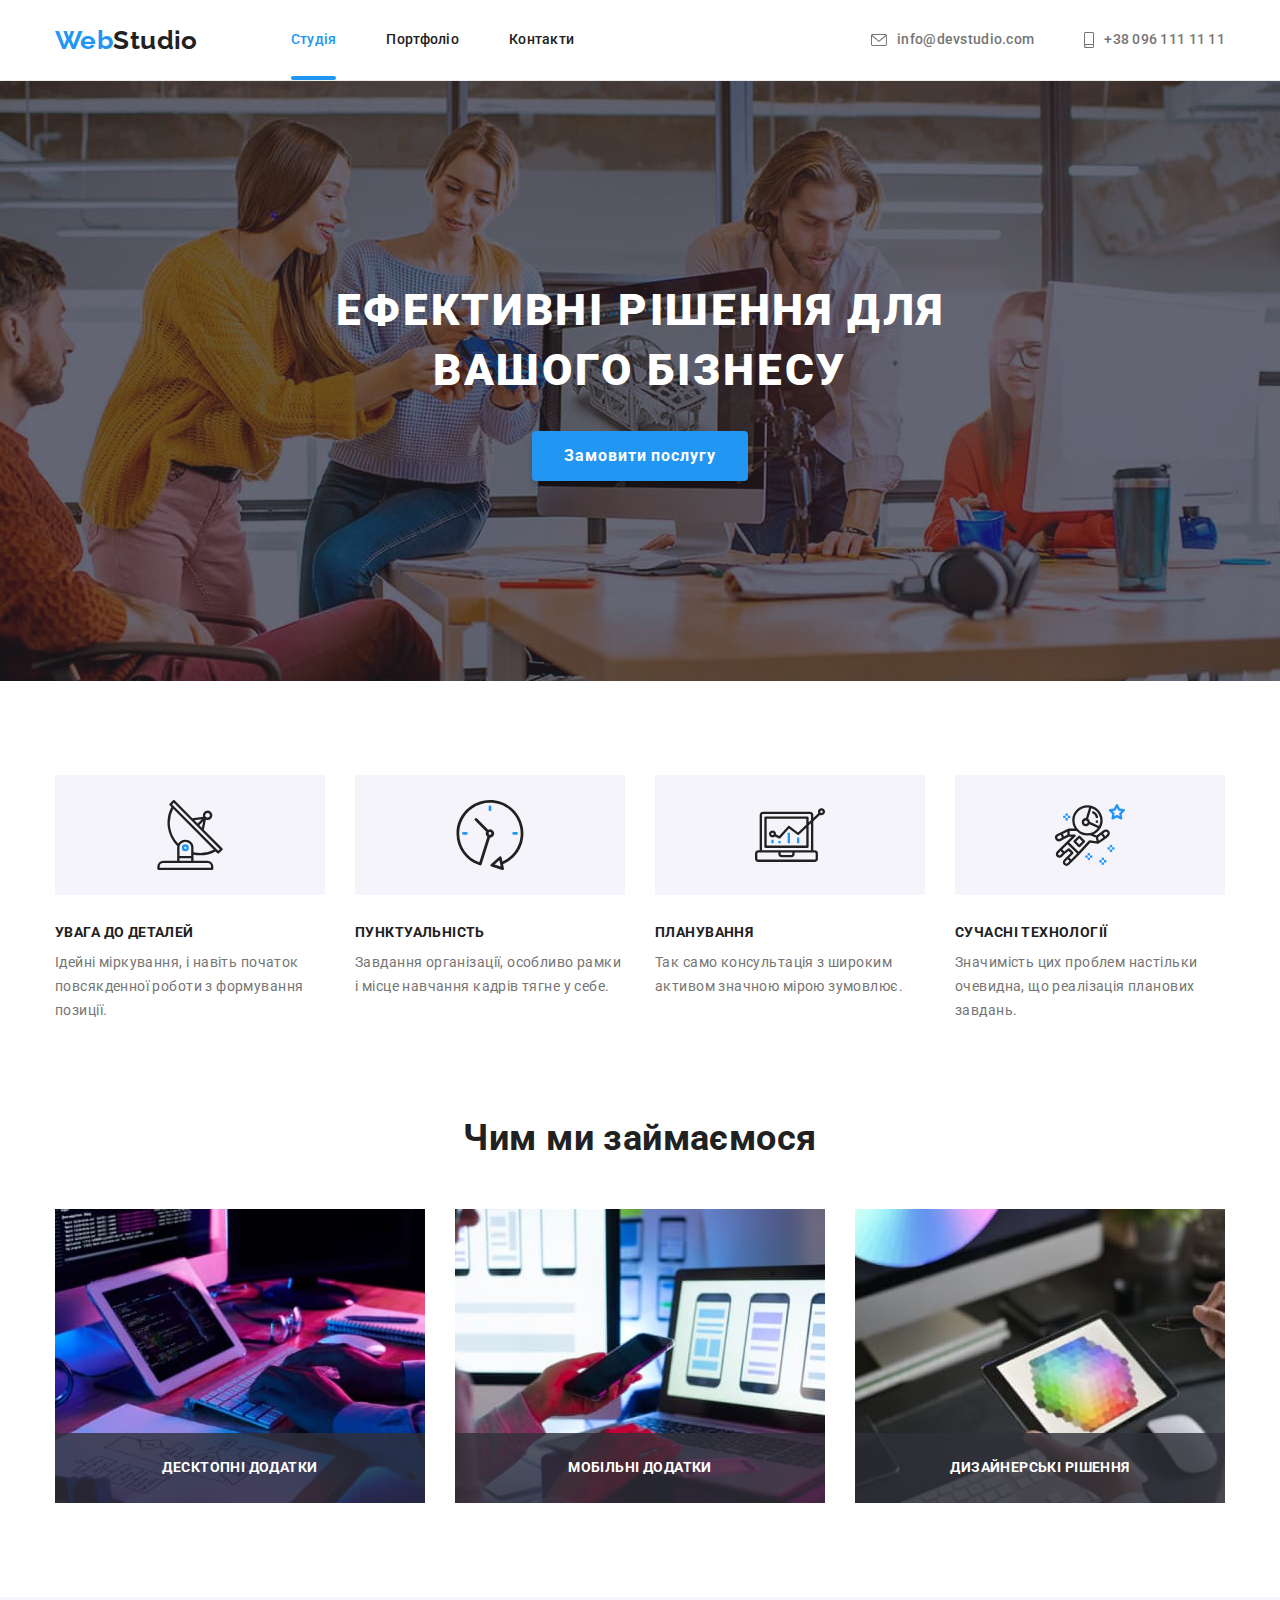
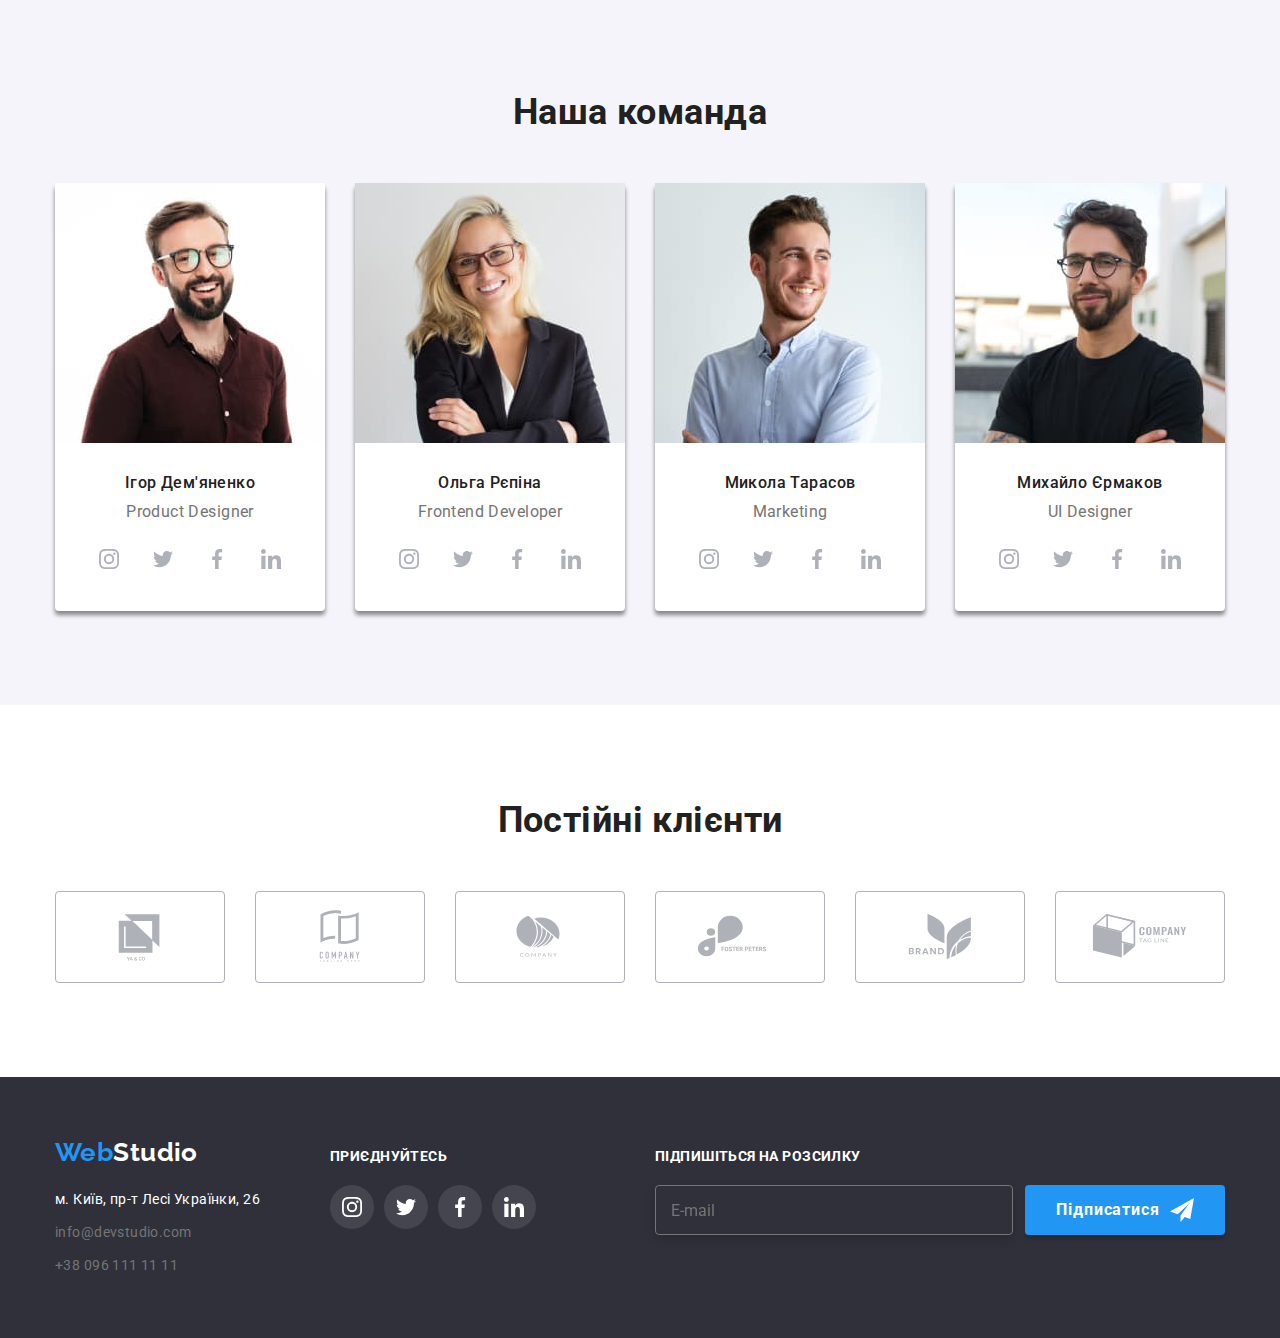
<file: index.html>
<!DOCTYPE html>
<html lang="uk">
 <head>
  <meta charset="UTF-8" />
  <meta http-equiv="X-UA-Compatible" content="IE=edge" />
  <meta name="viewport" content="width=device-width, initial-scale=1.0" />
  <title>Web Studio</title>

  <link rel="preconnect" href="https://fonts.googleapis.com" />
  <link rel="preconnect" href="https://fonts.gstatic.com" crossorigin />
  <link
   href="https://fonts.googleapis.com/css2?family=Raleway:wght@700&family=Roboto:wght@400;500;700;900&display=swap"
   rel="stylesheet"
  />
  <link
   rel="stylesheet"
   href="https://cdnjs.cloudflare.com/ajax/libs/modern-normalize/1.1.0/modern-normalize.min.css"
  />
  <!-- <link rel="stylesheet" href="./css/styles.css" /> -->
  <link rel="stylesheet" href="./css/index.min.css" />
 </head>

 <body>
  <header class="header header--border">
   <nav class="header-nav container">
    <a class="logo header-logo__indent-right" href="./index.html"> <span class="logo--color">Web</span>Studio</a>

    <button type="button" class="mobile-menu" aria-expanded="false" aria-controls="mobile-menu" data-menu-button>
     <svg width="40" height="40" aria-label="Переключатель мобильного меню">
      <use class="mobile-menu__open" href="./images/spirite.svg#icon-menu"></use>
      <use class="mobile-menu__close" href="./images/spirite.svg#icon-close-menu"></use>
     </svg>
    </button>
    <div class="header-mobile is-open" data-menu>
     <ul class="header-nav__list">
      <li class="header-nav__item">
       <a class="header-nav__link header-nav__link--is-active" href="./index.html">Студія</a>
      </li>
      <li class="header-nav__item">
       <a class="header-nav__link" href="./portfolio.html">Портфоліо</a>
      </li>
      <li class="header-nav__item">
       <a class="header-nav__link" href="">Контакти</a>
      </li>
     </ul>

     <ul class="header-contacts header-contacts__indent-left">
      <li class="header-contacts__list">
       <a class="header-contacts__link header-contacts__link--email" href="mailto:info@devstudio.com">
        <svg class="header-contacts__icon header-contacts__icon-indent-right" width="16" height="12">
         <use href="./images/spirite.svg#icon-envelope"></use>
        </svg>
        info@devstudio.com</a
       >
      </li>
      <li class="header-contacts__list">
       <a class="header-contacts__link header-contacts__link--tel" href="tel:+380961111111">
        <svg class="header-contacts__icon header-contacts__icon-indent-right" width="10" height="16">
         <use href="./images/spirite.svg#icon-smartphone"></use>
        </svg>
        +38 096 111 11 11</a
       >
      </li>
     </ul>

     <ul class="mobile__social-list">
      <li class="mobile__social-item">
       <a href="" class="mobile__social-link">Instagram</a>
      </li>
      <li class="mobile__social-item"><a href="" class="mobile__social-link">Twitter</a></li>
      <li class="mobile__social-item"><a href="" class="mobile__social-link">Facebook</a></li>
      <li class="mobile__social-item"><a href="" class="mobile__social-link">LinkedIn</a></li>
     </ul>
    </div>
   </nav>
  </header>

  <main>
   <section class="order order__overlay order__overlay-indent-right-left">
    <div class="container">
     <h1 class="order__title order__title-indent">Ефективні рішення для вашого бізнесу</h1>
     <button class="order-button main-button primary-indent" type="button" data-modal-open>
      Замовити послугу
      <!-- <button class="order-button main-button primary-indent js-open-modal" type="button" data-modal="1"> -->
     </button>
    </div>
   </section>

   <section class="benefits section">
    <div class="container">
     <h2 class="section-title hidden">Наші переваги</h2>
     <ul class="benefits__list">
      <li class="benefits__item">
       <div class="benefits__icon-box benefits__icon-box-indet-bottom">
        <svg class="benefits__icon" width="70" height="70">
         <use href="./images/spirite.svg#icon-antenna"></use>
        </svg>
       </div>
       <h3 class="benefits__subtitle benefits__subtitle-indet-bottom">УВАГА ДО ДЕТАЛЕЙ</h3>
       <p class="benefits__text">Ідейні міркування, і навіть початок повсякденної роботи з формування позиції.</p>
      </li>

      <li class="benefits__item">
       <div class="benefits__icon-box benefits__icon-box-indet-bottom">
        <svg class="benefits__icon" width="70" height="70">
         <use href="./images/spirite.svg#icon-clock"></use>
        </svg>
       </div>
       <h3 class="benefits__subtitle benefits__subtitle-indet-bottom">ПУНКТУАЛЬНІСТЬ</h3>
       <p class="benefits__text">Завдання організації, особливо рамки і місце навчання кадрів тягне у себе.</p>
      </li>
      <li class="benefits__item">
       <div class="benefits__icon-box benefits__icon-box-indet-bottom">
        <svg class="benefits__icon" width="70" height="70">
         <use href="./images/spirite.svg#icon-diagram"></use>
        </svg>
       </div>
       <h3 class="benefits__subtitle benefits__subtitle-indet-bottom">ПЛАНУВАННЯ</h3>
       <p class="benefits__text">Так само консультація з широким активом значною мірою зумовлює.</p>
      </li>

      <li class="benefits__item">
       <div class="benefits__icon-box benefits__icon-box-indet-bottom">
        <svg class="benefits__icon" width="70" height="70">
         <use href="./images/spirite.svg#icon-astronaut"></use>
        </svg>
       </div>
       <h3 class="benefits__subtitle benefits__subtitle-indet-bottom">СУЧАСНІ ТЕХНОЛОГІЇ</h3>
       <p class="benefits__text">Значимість цих проблем настільки очевидна, що реалізація планових завдань.</p>
      </li>
     </ul>
    </div>
   </section>

   <section class="we-do section">
    <div class="container">
     <h2 class="section-title section-title__indent-bottom">Чим ми займаємося</h2>
     <ul class="we-do__list">
      <li class="we-do__item">
       <img
        class="works__image"
        srcset="./images/works/works1.jpg 1x, ./images/works/works1@2x.jpg 2x"
        src="./images/works/works1.jpg"
        alt="десктопні додатки"
        width="370"
        height="294"
        loading="lazy"
       />
       <p class="we-do__label">Десктопні додатки</p>
      </li>

      <li class="we-do__item">
       <img
        class="works__image"
        srcset="./images/works/works2.jpg 1x, ./images/works/works2@2x.jpg 2x"
        src="./images/works/works2.jpg"
        alt="мобільні додатки"
        width="370"
        height="294"
        loading="lazy"
       />
       <p class="we-do__label">Мобільні додатки</p>
      </li>
      <li class="we-do__item">
       <img
        class="works__image"
        srcset="./images/works/works3.jpg 1x, ./images/works/works3@2x.jpg 2x"
        src="./images/works/works3.jpg"
        alt="дизайнерські рішення"
        width="370"
        height="294"
        loading="lazy"
       />
       <p class="we-do__label">Дизайнерські рішення</p>
      </li>
     </ul>
    </div>
   </section>

   <section class="team section">
    <div class="container">
     <h2 class="section-title section-title__indent-bottom">Наша команда</h2>
     <ul class="team__list">
      <li class="team__member">
       <img
        class="team-member__image"
        srcset="
         ./images/team/demianenko480.jpg     450w,
         ./images/team/demianenko480@2x.jpg  900w,
         ./images/team/demianenko768.jpg     354w,
         ./images/team/demianenko768@2x.jpg  708w,
         ./images/team/demianenko1200.jpg    270w,
         ./images/team/demianenko1200@2x.jpg 540w
        "
        sizes="(min-width: 1200px) 270px, (min-width: 768px) 354px, (min-width: 480px) 450px, 100vw"
        src="./images/team/demianenko480.jpg"
        alt="Ігор Дем'яненко"
        loading="lazy"
       />

       <div class="team__meta">
        <h3 class="team__name team__name-indent-bottom">Ігор Дем'яненко</h3>
        <p class="team__profession team__profession-indent-bottom" lang="en">Product Designer</p>

        <ul class="person-social__iconbox">
         <li class="person-social__icon">
          <a href="" class="person-social__link">
           <svg class="person-social__logo" width="20" height="20">
            <use href="./images/spirite.svg#icon-instagram"></use>
           </svg>
          </a>
         </li>

         <li class="person-social__icon">
          <a href="" class="person-social__link">
           <svg class="person-social__logo" width="20" height="20">
            <use href="./images/spirite.svg#icon-twitter"></use>
           </svg>
          </a>
         </li>
         <li class="person-social__icon">
          <a href="" class="person-social__link">
           <svg class="person-social__logo" width="20" height="20">
            <use href="./images/spirite.svg#icon-facebook"></use>
           </svg>
          </a>
         </li>
         <li class="person-social__icon">
          <a href="" class="person-social__link">
           <svg class="person-social__logo" width="20" height="20">
            <use href="./images/spirite.svg#icon-linkedin"></use>
           </svg>
          </a>
         </li>
        </ul>
       </div>
      </li>

      <li class="team__member">
       <img
        class="team-member__image"
        srcset="
         ./images/team/repina480.jpg     450w,
         ./images/team/repina480@2x.jpg  900w,
         ./images/team/repina768.jpg     354w,
         ./images/team/repina768@2x.jpg  708w,
         ./images/team/repina1200.jpg    270w,
         ./images/team/repina1200@2x.jpg 540w
        "
        sizes="(min-width: 1200px) 270px, (min-width: 768px) 354px, (min-width: 480px) 450px, 100vw"
        src="./images/team/repina480.jpg"
        alt="Ольга Рєпіна"
        loading="lazy"
       />
       <div class="team__meta">
        <h3 class="team__name team__name-indent-bottom">Ольга Рєпіна</h3>
        <p class="team__profession team__profession-indent-bottom" lang="en">Frontend Developer</p>

        <ul class="person-social__iconbox">
         <li class="person-social__icon">
          <a href="" class="person-social__link">
           <svg class="person-social__logo" width="20" height="20">
            <use href="./images/spirite.svg#icon-instagram"></use>
           </svg>
          </a>
         </li>

         <li class="person-social__icon">
          <a href="" class="person-social__link">
           <svg class="person-social__logo" width="20" height="20">
            <use href="./images/spirite.svg#icon-twitter"></use>
           </svg>
          </a>
         </li>
         <li class="person-social__icon">
          <a href="" class="person-social__link">
           <svg class="person-social__logo" width="20" height="20">
            <use href="./images/spirite.svg#icon-facebook"></use>
           </svg>
          </a>
         </li>
         <li class="person-social__icon">
          <a href="" class="person-social__link">
           <svg class="person-social__logo" width="20" height="20">
            <use href="./images/spirite.svg#icon-linkedin"></use>
           </svg>
          </a>
         </li>
        </ul>
       </div>
      </li>

      <li class="team__member">
       <img
        class="team-member__image"
        srcset="
         ./images/team/tarasov480.jpg     450w,
         ./images/team/tarasov480@2x.jpg  900w,
         ./images/team/tarasov768.jpg     354w,
         ./images/team/tarasov768@2x.jpg  708w,
         ./images/team/tarasov1200.jpg    270w,
         ./images/team/tarasov1200@2x.jpg 540w
        "
        sizes="(min-width: 1200px) 270px, (min-width: 768px) 354px, (min-width: 480px) 450px, 100vw"
        src="./images/team/tarasov480.jpg"
        alt="Микола Тарасов"
        loading="lazy"
       />
       <div class="team__meta">
        <h3 class="team__name team__name-indent-bottom">Микола Тарасов</h3>
        <p class="team__profession team__profession-indent-bottom" lang="en">Marketing</p>

        <ul class="person-social__iconbox">
         <li class="person-social__icon">
          <a href="" class="person-social__link">
           <svg class="person-social__logo" width="20" height="20">
            <use href="./images/spirite.svg#icon-instagram"></use>
           </svg>
          </a>
         </li>

         <li class="person-social__icon">
          <a href="" class="person-social__link">
           <svg class="person-social__logo" width="20" height="20">
            <use href="./images/spirite.svg#icon-twitter"></use>
           </svg>
          </a>
         </li>
         <li class="person-social__icon">
          <a href="" class="person-social__link">
           <svg class="person-social__logo" width="20" height="20">
            <use href="./images/spirite.svg#icon-facebook"></use>
           </svg>
          </a>
         </li>
         <li class="person-social__icon">
          <a href="" class="person-social__link">
           <svg class="person-social__logo" width="20" height="20">
            <use href="./images/spirite.svg#icon-linkedin"></use>
           </svg>
          </a>
         </li>
        </ul>
       </div>
      </li>

      <li class="team__member">
       <img
        class="team-member__image"
        srcset="
         ./images/team/yermakov480.jpg     450w,
         ./images/team/yermakov480@2x.jpg  900w,
         ./images/team/yermakov768.jpg     354w,
         ./images/team/yermakov768@2x.jpg  708w,
         ./images/team/yermakov1200.jpg    270w,
         ./images/team/yermakov1200@2x.jpg 540w
        "
        sizes="(min-width: 1200px) 270px, (min-width: 768px) 354px, (min-width: 480px) 450px, 100vw"
        src="./images/team/yermakov480.jpg"
        alt="Михайло Єрмаков"
        loading="lazy"
       />
       <div class="team__meta">
        <h3 class="team__name team__name-indent-bottom">Михайло Єрмаков</h3>
        <p class="team__profession team__profession-indent-bottom" lang="en">UI Designer</p>
        <ul class="person-social__iconbox">
         <li class="person-social__icon">
          <a href="" class="person-social__link">
           <svg class="person-social__logo" width="20" height="20">
            <use href="./images/spirite.svg#icon-instagram"></use>
           </svg>
          </a>
         </li>

         <li class="person-social__icon">
          <a href="" class="person-social__link">
           <svg class="person-social__logo" width="20" height="20">
            <use href="./images/spirite.svg#icon-twitter"></use>
           </svg>
          </a>
         </li>
         <li class="person-social__icon">
          <a href="" class="person-social__link">
           <svg class="person-social__logo" width="20" height="20">
            <use href="./images/spirite.svg#icon-facebook"></use>
           </svg>
          </a>
         </li>
         <li class="person-social__icon">
          <a href="" class="person-social__link">
           <svg class="person-social__logo" width="20" height="20">
            <use href="./images/spirite.svg#icon-linkedin"></use>
           </svg>
          </a>
         </li>
        </ul>
       </div>
      </li>
     </ul>
    </div>
   </section>

   <section class="clients section">
    <div class="container">
     <h2 class="section-title section-title__indent-bottom">Постійні клієнти</h2>
     <ul class="clients__list">
      <li class="clients__item">
       <a class="clients__link" href="#">
        <svg class="clients__logo" width="106" height="60">
         <use href="./images/spirite.svg#icon-clogo1"></use>
        </svg>
       </a>
      </li>
      <li class="clients__item">
       <a class="clients__link" href="#">
        <svg class="clients__logo" width="106" height="60">
         <use href="./images/spirite.svg#icon-clogo2"></use>
        </svg>
       </a>
      </li>
      <li class="clients__item">
       <a class="clients__link" href="#">
        <svg class="clients__logo" width="106" height="60">
         <use href="./images/spirite.svg#icon-clogo3"></use>
        </svg>
       </a>
      </li>
      <li class="clients__item">
       <a class="clients__link" href="#">
        <svg class="clients__logo" width="106" height="60">
         <use href="./images/spirite.svg#icon-clogo4"></use>
        </svg>
       </a>
      </li>
      <li class="clients__item">
       <a class="clients__link" href="#">
        <svg class="clients__logo" width="106" height="60">
         <use href="./images/spirite.svg#icon-clogo5"></use>
        </svg>
       </a>
      </li>
      <li class="clients__item">
       <a class="clients__link" href="#">
        <svg class="clients__logo" width="106" height="60">
         <use href="./images/spirite.svg#icon-clogo6"></use>
        </svg>
       </a>
      </li>
     </ul>
    </div>
   </section>
  </main>

  <footer class="footer">
   <div class="footer__box-main container">
    <div class="footer__contacts-socials">
     <div class="footer__box-contacts">
      <a class="logo logo--footer-color" href="./index.html"> <span class="logo--color">Web</span>Studio</a>
      <address class="address address__indent-top">
       <ul class="address__contacts">
        <li class="address__list">
         <a
          class="address__map"
          href="https://goo.gl/maps/aHd2ftM9WsuAnUvCA"
          target="_blank"
          rel="nofollow noreferrer noopener"
          >м. Київ, пр-т Лесі Українки, 26</a
         >
        </li>
        <li class="address__list">
         <a class="address__link" href="mailto:info@devstudio.com">info@devstudio.com</a>
        </li>
        <li class="address__list">
         <a class="address__link" href="tel:+380961111111">+38 096 111 11 11</a>
        </li>
       </ul>
      </address>
     </div>

     <div class="social-box">
      <p class="footer-title-box footer-title-box__indent-bottom">приєднуйтесь</p>
      <ul class="social__list">
       <li class="social__item">
        <a class="social__link" href="#">
         <svg class="social__logo" width="20" height="20">
          <use href="./images/spirite.svg#icon-instagram"></use>
         </svg>
        </a>
       </li>

       <li class="social__item">
        <a class="social__link" href="#">
         <svg class="social__logo" width="20" height="20">
          <use href="./images/spirite.svg#icon-twitter"></use>
         </svg>
        </a>
       </li>
       <li class="social__item">
        <a class="social__link" href="#">
         <svg class="social__logo" width="20" height="20">
          <use href="./images/spirite.svg#icon-facebook"></use>
         </svg>
        </a>
       </li>
       <li class="social__item">
        <a class="social__link" href="#">
         <svg class="social__logo" width="20" height="20">
          <use href="./images/spirite.svg#icon-linkedin"></use>
         </svg>
        </a>
       </li>
      </ul>
     </div>
    </div>

    <div class="subscrib-box">
     <p class="footer-title-box footer-title-box__indent-bottom">Підпишіться на розсилку</p>
     <form class="subscrib-form">
      <input class="subscrib-form__email" autocomplete="email" type="email" id="email" placeholder="E-mail " />

      <button class="main-button subscrib-form__button" type="submit">
       Підписатися

       <svg class="subscrib-form__icon" width="24" height="24">
        <use href="./images/spirite.svg#icon-send"></use>
       </svg>
      </button>
     </form>
    </div>
   </div>
  </footer>

  <div class="modal-order is-hidden" data-modal>
   <!-- <div class="modal-order overlay js-overlay-modal"> -->
   <div class="modal-order__area">
    <!-- <div class="modal-order__area" data-modal="1"> -->
    <form class="modal-form" autocomplete="off">
     <p class="modal-form__title">Залиште свої дані, ми вам передзвонимо</p>

     <div class="modal-form__box">
      <div class="modal-form__inputbox">
       <label class="modal-form__label" for="firstname">Ім'я</label>
       <input class="modal-form__input" type="text" id="firstname" />
       <svg class="modal-form__icon" height="18" width="18">
        <use href="./images/spirite.svg#icon-person-black"></use>
       </svg>
      </div>

      <div class="modal-form__inputbox">
       <label class="modal-form__label" for="tel">Телефон</label>
       <input class="modal-form__input" type="tel" name="tel" id="tel" />
       <svg class="modal-form__icon" height="18" width="18">
        <use href="./images/spirite.svg#icon-tel"></use>
       </svg>
      </div>

      <div class="modal-form__inputbox">
       <label class="modal-form__label" for="email-modal">Пошта</label>
       <input class="modal-form__input" type="email" name="email-modal" id="email-modal" />
       <svg class="modal-form__icon" height="18" width="18">
        <use href="./images/spirite.svg#icon-mail"></use>
       </svg>
      </div>

      <div class="modal-form__inputbox">
       <label class="modal-form__label" for="comment">Коментар</label>

       <textarea class="modal-form__comment" placeholder="Введіть текст" name="comment" id="comment"></textarea>
      </div>
     </div>

     <div class="modal-form__agreebox">
      <label class="modal-form__terms">
       <input class="modal-form__check hidden" type="checkbox" />
       <span class="modal-form__checkbox"></span>
       Погоджуюся з розсилкою та приймаю <a class="modal-form__link" href="">Умови договору</a>
      </label>
     </div>

     <button class="main-button modal-form__button" type="submit">Відправити</button>
    </form>
    <button class="modal-form__close" data-modal-close>
     <svg class="modal-form__close-icon" width="18" height="18">
      <!-- <svg class="modal__cross js-modal-close" width="18" height="18"> -->
      <use href="./images/spirite.svg#icon-modal-close"></use>
     </svg>
    </button>
   </div>
  </div>
  <script src="./js/modal.js"></script>
  <!-- <script src="./js/modal-new.js"></script> -->
  <script src="./js/menu-mobile.js"></script>
 </body>
</html>
</file>
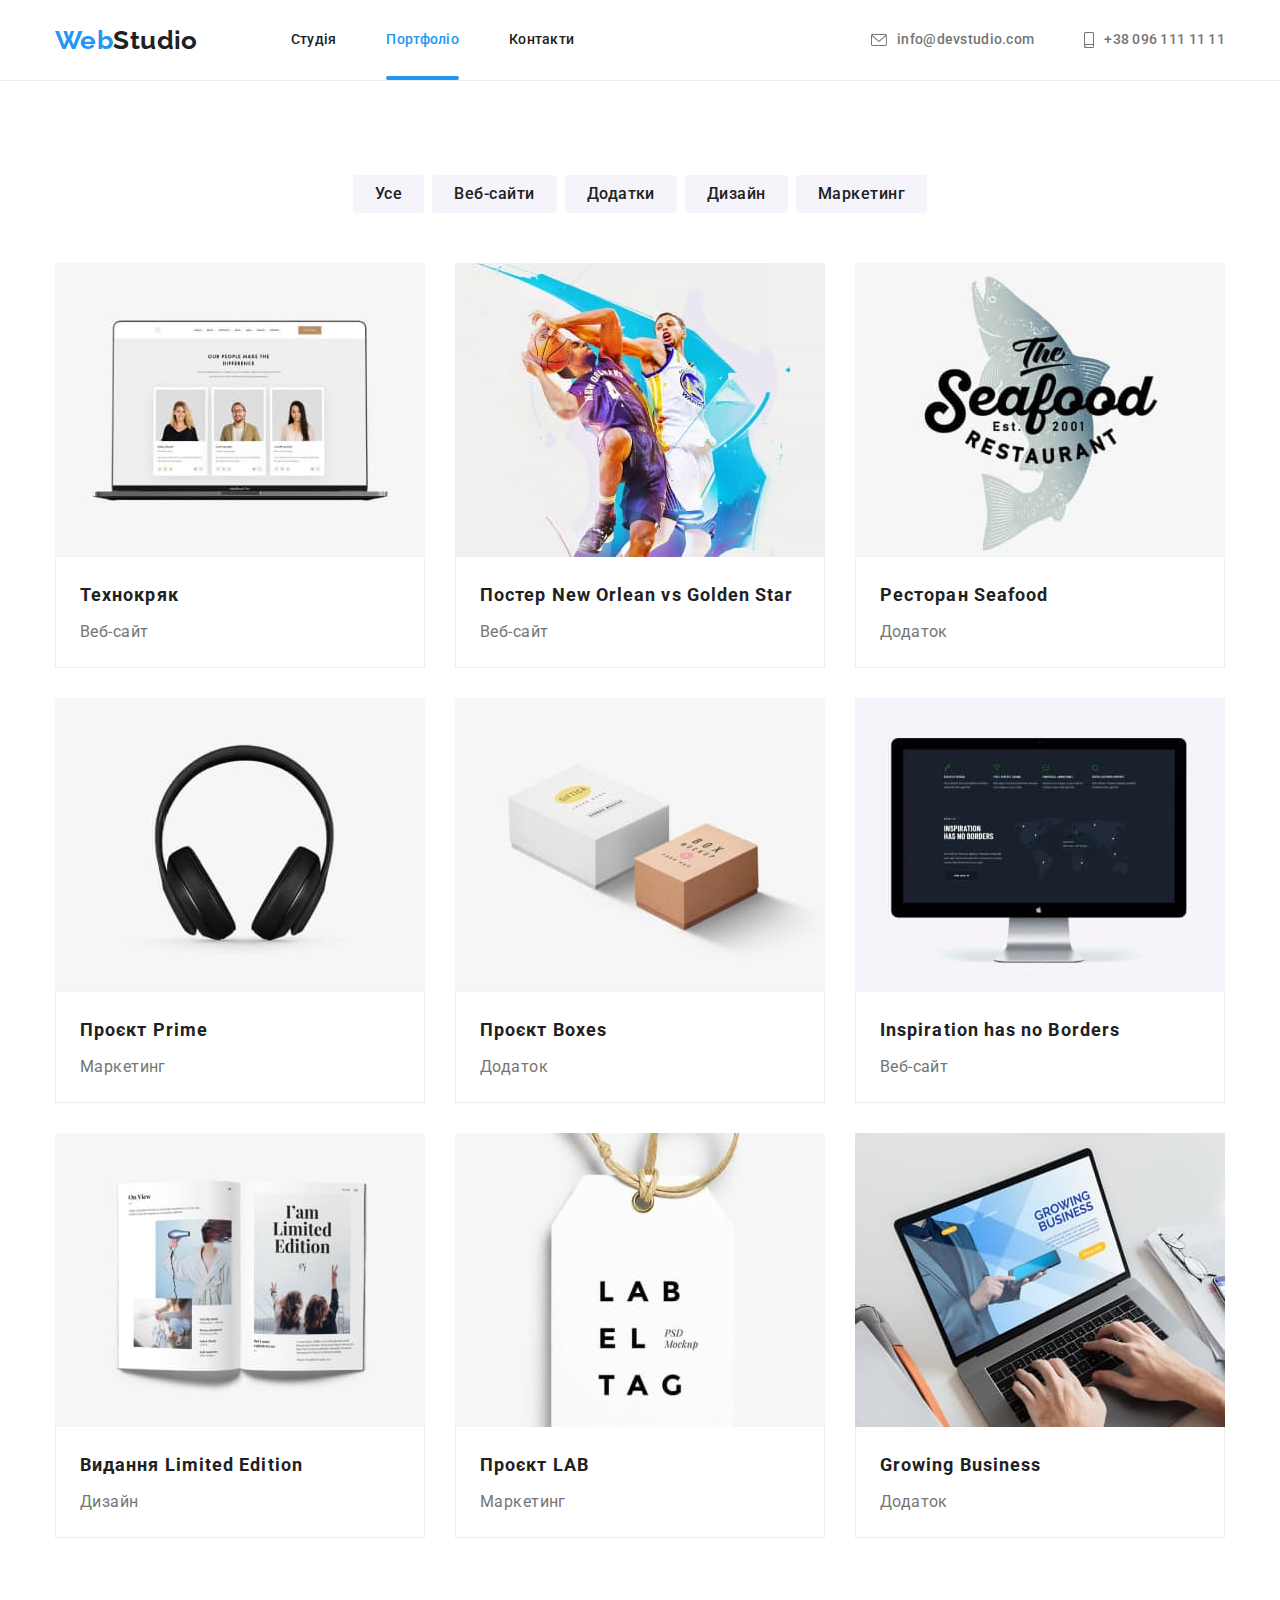
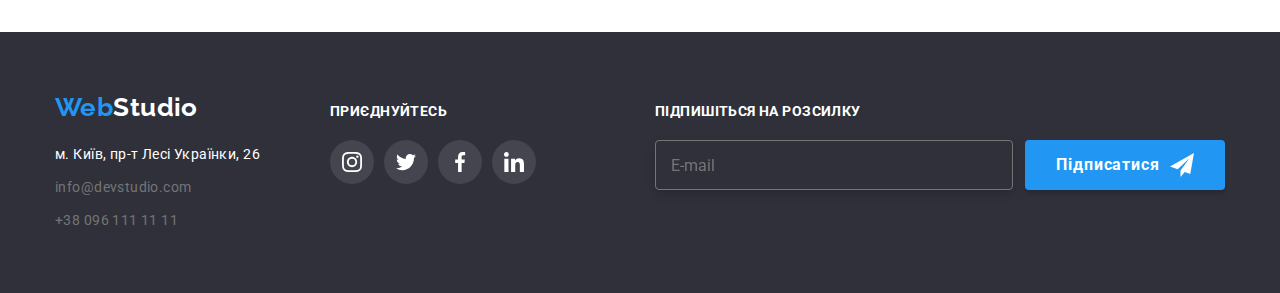
<file: portfolio.html>
<!DOCTYPE html>
<html lang="uk">
 <head>
  <meta charset="UTF-8" />
  <meta http-equiv="X-UA-Compatible" content="IE=edge" />
  <meta name="viewport" content="width=device-width, initial-scale=1.0" />

  <title>Web Studio</title>
  <link rel="preconnect" href="https://fonts.googleapis.com" />
  <link rel="preconnect" href="https://fonts.gstatic.com" crossorigin />
  <link
   href="https://fonts.googleapis.com/css2?family=Raleway:wght@700&family=Roboto:wght@400;500;700;900&display=swap"
   rel="stylesheet"
  />
  <link
   rel="stylesheet"
   href="https://cdnjs.cloudflare.com/ajax/libs/modern-normalize/1.1.0/modern-normalize.min.css"
  />
  <!-- <link rel="stylesheet" href="./css/styles.css" /> -->
  <link rel="stylesheet" href="./css/index.min.css" />
 </head>
 <body>
  <header class="header header--border">
   <nav class="header-nav container">
    <a class="logo header-logo__indent-right" href="./index.html"> <span class="logo--color">Web</span>Studio</a>

    <button type="button" class="mobile-menu" aria-expanded="false" aria-controls="mobile-menu" data-menu-button>
     <svg width="40" height="40" aria-label="Переключатель мобильного меню">
      <use class="mobile-menu__open" href="./images/spirite.svg#icon-menu"></use>
      <use class="mobile-menu__close" href="./images/spirite.svg#icon-close-menu"></use>
     </svg>
    </button>
    <div class="header-mobile is-open" data-menu>
     <ul class="header-nav__list">
      <li class="header-nav__item">
       <a class="header-nav__link" href="./index.html">Студія</a>
      </li>
      <li class="header-nav__item">
       <a class="header-nav__link header-nav__link--is-active" href="./portfolio.html">Портфоліо</a>
      </li>
      <li class="header-nav__item">
       <a class="header-nav__link" href="">Контакти</a>
      </li>
     </ul>

     <ul class="header-contacts header-contacts__indent-left">
      <li class="header-contacts__list">
       <a class="header-contacts__link header-contacts__link--email" href="mailto:info@devstudio.com">
        <svg class="header-contacts__icon header-contacts__icon-indent-right" width="16" height="12">
         <use href="./images/spirite.svg#icon-envelope"></use>
        </svg>
        info@devstudio.com</a
       >
      </li>
      <li class="header-contacts__list">
       <a class="header-contacts__link header-contacts__link--tel" href="tel:+380961111111">
        <svg class="header-contacts__icon header-contacts__icon-indent-right" width="10" height="16">
         <use href="./images/spirite.svg#icon-smartphone"></use>
        </svg>
        +38 096 111 11 11</a
       >
      </li>
     </ul>

     <ul class="mobile__social-list">
      <li class="mobile__social-item">
       <a href="" class="mobile__social-link">Instagram</a>
      </li>
      <li class="mobile__social-item"><a href="" class="mobile__social-link">Twitter</a></li>
      <li class="mobile__social-item"><a href="" class="mobile__social-link">Facebook</a></li>
      <li class="mobile__social-item"><a href="" class="mobile__social-link">LinkedIn</a></li>
     </ul>
    </div>
   </nav>
  </header>

  <main class="main">
   <section class="portfolio section">
    <div class="container">
     <h1 class="portfolio__title hidden">Web Portfolio</h1>

     <ul class="select-buttons">
      <li class="select-buttons__item">
       <button class="select-buttons__btn" type="button">Усе</button>
      </li>
      <li class="select-buttons__item">
       <button class="select-buttons__btn" type="button">Веб-сайти</button>
      </li>
      <li class="select-buttons__item">
       <button class="select-buttons__btn" type="button">Додатки</button>
      </li>
      <li class="select-buttons__item">
       <button class="select-buttons__btn" type="button">Дизайн</button>
      </li>
      <li class="select-buttons__item">
       <button class="select-buttons__btn" type="button">Маркетинг</button>
      </li>
     </ul>

     <ul class="product">
      <li class="product__item">
       <a class="product__link" href="">
        <div class="product__thumb">
         <img
          class="projects__image"
          srcset="
           ./images/projects-img/technokryak480.jpg     450w,
           ./images/projects-img/technokryak480@2x.jpg  900w,
           ./images/projects-img/technokryak768.jpg     354w,
           ./images/projects-img/technokryak768@2x.jpg  708w,
           ./images/projects-img/technokryak1200.jpg    370w,
           ./images/projects-img/technokryak1200@2x.jpg 740w
          "
          sizes="(min-width: 1200px) 370px, (min-width: 768px) 354px, (min-width: 480px) 450px, 100vw"
          src="./images/projects-img/technokryak480.jpg"
          alt="веб-сайт проєкту технокряк"
          loading="lazy"
         />
         <div class="product__overlay">
          <p class="product__label">
           Ресурс пропонує комплексні пропозиції з різним рівнем функціоналу та сервісів. Все це дозволить відвідувачу
           отримати вичерпні відомості про компанію чи приватну особу.
          </p>
         </div>
        </div>

        <div class="product__meta">
         <h2 class="product__title">Технокряк</h2>
         <p class="product__text">Веб-сайт</p>
        </div>
       </a>
      </li>

      <li class="product__item">
       <a class="product__link" href="">
        <div class="product__thumb">
         <img
          class="projects__image"
          srcset="
           ./images/projects-img/poster480.jpg     450w,
           ./images/projects-img/poster480@2x.jpg  900w,
           ./images/projects-img/poster768.jpg     354w,
           ./images/projects-img/poster768@2x.jpg  708w,
           ./images/projects-img/poster1200.jpg    370w,
           ./images/projects-img/poster1200@2x.jpg 740w
          "
          sizes="(min-width: 1200px) 370px, (min-width: 768px) 354px, (min-width: 480px) 450px, 100vw"
          src="./images/projects-img/poster480.jpg"
          alt="дизайн постеру нью орлеан"
          loading="lazy"
         />
         <div class="product__overlay">
          <p class="product__label">
           Lorem ipsum dolor sit amet consectetur adipisicing elit. Veritatis in ut quis tenetur itaque rem libero,
           consectetur est culpa adipisci?
          </p>
         </div>
        </div>

        <div class="product__meta">
         <h2 class="product__title">Постер New Orlean vs Golden Star</h2>
         <p class="product__text">Веб-сайт</p>
        </div>
       </a>
      </li>

      <li class="product__item">
       <a class="product__link" href="">
        <div class="product__thumb">
         <img
          class="projects__image"
          srcset="
           ./images/projects-img/restaurant480.jpg     450w,
           ./images/projects-img/restaurant480@2x.jpg  900w,
           ./images/projects-img/restaurant768.jpg     354w,
           ./images/projects-img/restaurant768@2x.jpg  708w,
           ./images/projects-img/restaurant1200.jpg    370w,
           ./images/projects-img/restaurant1200@2x.jpg 740w
          "
          sizes="(min-width: 1200px) 370px, (min-width: 768px) 354px, (min-width: 480px) 450px, 100vw"
          src="./images/projects-img/restaurant480.jpg"
          alt="додаток ресторану сифуд"
          loading="lazy"
         />
         <div class="product__overlay">
          <p class="product__label">
           Lorem ipsum dolor sit amet consectetur adipisicing elit. Veritatis in ut quis tenetur itaque rem libero,
           consectetur est culpa adipisci?
          </p>
         </div>
        </div>

        <div class="product__meta">
         <h2 class="product__title">Ресторан Seafood</h2>
         <p class="product__text">Додаток</p>
        </div>
       </a>
      </li>

      <li class="product__item">
       <a class="product__link" href="">
        <div class="product__thumb">
         <img
          class="projects__image"
          srcset="
           ./images/projects-img/prime480.jpg     450w,
           ./images/projects-img/prime480@2x.jpg  900w,
           ./images/projects-img/prime768.jpg     354w,
           ./images/projects-img/prime768@2x.jpg  708w,
           ./images/projects-img/prime1200.jpg    370w,
           ./images/projects-img/prime1200@2x.jpg 740w
          "
          sizes="(min-width: 1200px) 370px, (min-width: 768px) 354px, (min-width: 480px) 450px, 100vw"
          src="./images/projects-img/prime480.jpg"
          alt="маркетинг проєкту прайм"
          loading="lazy"
         />
         <div class="product__overlay">
          <p class="product__label">
           Lorem ipsum dolor sit amet consectetur adipisicing elit. Veritatis in ut quis tenetur itaque rem libero,
           consectetur est culpa adipisci?
          </p>
         </div>
        </div>

        <div class="product__meta">
         <h2 class="product__title">Проєкт Prime</h2>
         <p class="product__text">Маркетинг</p>
        </div>
       </a>
      </li>

      <li class="product__item">
       <a class="product__link" href="">
        <div class="product__thumb">
         <img
          class="projects__image"
          srcset="
           ./images/projects-img/boxes480.jpg     450w,
           ./images/projects-img/boxes480@2x.jpg  900w,
           ./images/projects-img/boxes768.jpg     354w,
           ./images/projects-img/boxes768@2x.jpg  708w,
           ./images/projects-img/boxes1200.jpg    370w,
           ./images/projects-img/boxes1200@2x.jpg 740w
          "
          sizes="(min-width: 1200px) 370px, (min-width: 768px) 354px, (min-width: 480px) 450px, 100vw"
          src="./images/projects-img/boxes480.jpg"
          alt="маркетинг проєкту боксес"
          loading="lazy"
         />
         <div class="product__overlay">
          <p class="product__label">
           Lorem ipsum dolor sit amet consectetur adipisicing elit. Veritatis in ut quis tenetur itaque rem libero,
           consectetur est culpa adipisci?
          </p>
         </div>
        </div>

        <div class="product__meta">
         <h2 class="product__title">Проєкт Boxes</h2>
         <p class="product__text">Додаток</p>
        </div>
       </a>
      </li>

      <li class="product__item">
       <a class="product__link" href="">
        <div class="product__thumb">
         <img
          class="projects__image"
          srcset="
           ./images/projects-img/inspiration480.jpg     450w,
           ./images/projects-img/inspiration480@2x.jpg  900w,
           ./images/projects-img/inspiration768.jpg     354w,
           ./images/projects-img/inspiration768@2x.jpg  708w,
           ./images/projects-img/inspiration1200.jpg    370w,
           ./images/projects-img/inspiration1200@2x.jpg 740w
          "
          sizes="(min-width: 1200px) 370px, (min-width: 768px) 354px, (min-width: 480px) 450px, 100vw"
          src="./images/projects-img/inspiration480.jpg"
          alt="веб-сайт проекту инспирейшн"
          loading="lazy"
         />
         <div class="product__overlay">
          <p class="product__label">
           Lorem ipsum dolor sit amet consectetur adipisicing elit. Veritatis in ut quis tenetur itaque rem libero,
           consectetur est culpa adipisci?
          </p>
         </div>
        </div>

        <div class="product__meta">
         <h2 class="product__title">Inspiration has no Borders</h2>
         <p class="product__text">Веб-сайт</p>
        </div>
       </a>
      </li>

      <li class="product__item">
       <a class="product__link" href="">
        <div class="product__thumb">
         <img
          class="projects__image"
          srcset="
           ./images/projects-img/limited480.jpg     450w,
           ./images/projects-img/limited480@2x.jpg  900w,
           ./images/projects-img/limited768.jpg     354w,
           ./images/projects-img/limited768@2x.jpg  708w,
           ./images/projects-img/limited1200.jpg    370w,
           ./images/projects-img/limited1200@2x.jpg 740w
          "
          sizes="(min-width: 1200px) 370px, (min-width: 768px) 354px, (min-width: 480px) 450px, 100vw"
          src="./images/projects-img/limited480.jpg"
          alt="дизайн видання лімітед едішн"
          loading="lazy"
         />
         <div class="product__overlay">
          <p class="product__label">
           Lorem ipsum dolor sit amet consectetur adipisicing elit. Veritatis in ut quis tenetur itaque rem libero,
           consectetur est culpa adipisci?
          </p>
         </div>
        </div>

        <div class="product__meta">
         <h2 class="product__title">Видання Limited Edition</h2>
         <p class="product__text">Дизайн</p>
        </div>
       </a>
      </li>

      <li class="product__item">
       <a class="product__link" href="">
        <div class="product__thumb">
         <img
          class="projects__image"
          srcset="
           ./images/projects-img/lab480.jpg     450w,
           ./images/projects-img/lab480@2x.jpg  900w,
           ./images/projects-img/lab768.jpg     354w,
           ./images/projects-img/lab768@2x.jpg  708w,
           ./images/projects-img/lab1200.jpg    370w,
           ./images/projects-img/lab1200@2x.jpg 740w
          "
          sizes="(min-width: 1200px) 370px, (min-width: 768px) 354px, (min-width: 480px) 450px, 100vw"
          src="./images/projects-img/lab480.jpg"
          alt="маркетинг проєкту лаб"
          loading="lazy"
         />
         <div class="product__overlay">
          <p class="product__label">
           Lorem ipsum dolor sit amet consectetur adipisicing elit. Veritatis in ut quis tenetur itaque rem libero,
           consectetur est culpa adipisci?
          </p>
         </div>
        </div>

        <div class="product__meta">
         <h2 class="product__title">Проєкт LAB</h2>
         <p class="product__text">Маркетинг</p>
        </div>
       </a>
      </li>

      <li class="product__item">
       <a class="product__link" href="">
        <div class="product__thumb">
         <img
          class="projects__image"
          srcset="
           ./images/projects-img/growing480.jpg     450w,
           ./images/projects-img/growing480@2x.jpg  900w,
           ./images/projects-img/growing768.jpg     354w,
           ./images/projects-img/growing768@2x.jpg  708w,
           ./images/projects-img/growing1200.jpg    370w,
           ./images/projects-img/growing1200@2x.jpg 740w
          "
          sizes="(min-width: 1200px) 370px, (min-width: 768px) 354px, (min-width: 480px) 450px, 100vw"
          src="./images/projects-img/growing480.jpg"
          alt="додаток проєкту гровінг бізнесес"
          loading="lazy"
         />
         <div class="product__overlay">
          <p class="product__label">
           Lorem ipsum dolor sit amet consectetur adipisicing elit. Veritatis in ut quis tenetur itaque rem libero,
           consectetur est culpa adipisci?
          </p>
         </div>
        </div>

        <div class="product__meta">
         <h2 class="product__title">Growing Business</h2>
         <p class="product__text">Додаток</p>
        </div>
       </a>
      </li>
     </ul>
    </div>
   </section>
  </main>

  <footer class="footer">
   <div class="footer__box-main container">
    <div class="footer__contacts-socials">
     <div class="footer__box-contacts">
      <a class="logo logo--footer-color" href="./index.html"> <span class="logo--color">Web</span>Studio</a>
      <address class="address address__indent-top">
       <ul class="address__contacts">
        <li class="address__list">
         <a
          class="address__map"
          href="https://goo.gl/maps/aHd2ftM9WsuAnUvCA"
          target="_blank"
          rel="nofollow noreferrer noopener"
          >м. Київ, пр-т Лесі Українки, 26</a
         >
        </li>
        <li class="address__list">
         <a class="address__link" href="mailto:info@devstudio.com">info@devstudio.com</a>
        </li>
        <li class="address__list">
         <a class="address__link" href="tel:+380961111111">+38 096 111 11 11</a>
        </li>
       </ul>
      </address>
     </div>

     <div class="social-box">
      <p class="footer-title-box footer-title-box__indent-bottom">приєднуйтесь</p>
      <ul class="social__list">
       <li class="social__item">
        <a class="social__link" href="#">
         <svg class="social__logo" width="20" height="20">
          <use href="./images/spirite.svg#icon-instagram"></use>
         </svg>
        </a>
       </li>

       <li class="social__item">
        <a class="social__link" href="#">
         <svg class="social__logo" width="20" height="20">
          <use href="./images/spirite.svg#icon-twitter"></use>
         </svg>
        </a>
       </li>
       <li class="social__item">
        <a class="social__link" href="#">
         <svg class="social__logo" width="20" height="20">
          <use href="./images/spirite.svg#icon-facebook"></use>
         </svg>
        </a>
       </li>
       <li class="social__item">
        <a class="social__link" href="#">
         <svg class="social__logo" width="20" height="20">
          <use href="./images/spirite.svg#icon-linkedin"></use>
         </svg>
        </a>
       </li>
      </ul>
     </div>
    </div>

    <div class="subscrib-box">
     <p class="footer-title-box footer-title-box__indent-bottom">Підпишіться на розсилку</p>
     <form class="subscrib-form">
      <input class="subscrib-form__email" autocomplete="email" type="email" id="email" placeholder="E-mail " />

      <button class="main-button subscrib-form__button" type="submit">
       Підписатися

       <svg class="subscrib-form__icon" width="24" height="24">
        <use href="./images/spirite.svg#icon-send"></use>
       </svg>
      </button>
     </form>
    </div>
   </div>
  </footer>
  <script src="./js/menu-mobile.js"></script>
 </body>
</html>
</file>
<file: css/styles.css>
:root {
 --primary-color: #212121;
 --secondary-color: #757575;
 --thirdy-color: #fff;
 --hover-link-color: #2196f3;
 --hover-button: #188ce8;
 --logo-color: #2196f3;
 --gray: #2f303a;
 --light-gray: #ececec;
 --border-portfolio: #eeeeee;
 --btn-background: #f5f4fa;
 --primary-font-size: 14px;
 --secondary-font-size: 16px;
}

body {
 /* margin: 0px;  for fixed header */
 font-family: "Roboto", sans-serif;
 color: var(--primary-color);
 letter-spacing: 0.03em;
 font-size: var(--primary-font-size);
}

/* ------------------------------ */
/* ==== Utils and clear css ======*/
/* ------------------------------ */

address {
 font-style: normal;
}

img {
 display: block;
 max-width: 100%;
 height: auto;
}

h1,
h2,
h3,
h4,
h5,
h6,
p,
ul {
 margin: 0px;
 padding: 0px;
}

ul,
ol {
 list-style-type: none;
}

a {
 text-decoration: none;
}

.container {
 width: 1200px;
 padding-left: 15px;
 padding-right: 15px;
 margin: 0 auto;
}

.primary-indent {
 margin: 0 auto;
}

.main-button {
 padding: 10px 0;
 min-width: 200px;

 font-family: inherit;
 font-weight: 700;
 font-size: var(--secondary-font-size);
 line-height: 1.88;

 color: var(--thirdy-color);
 letter-spacing: 0.06em;
 background: var(--hover-link-color);
 border: 0;
 box-shadow: 0px 4px 4px rgba(0, 0, 0, 0.15);
 border-radius: 4px;
 cursor: pointer;

 transition: background-color 250ms cubic-bezier(0.4, 0, 0.2, 1), box-shadow 250ms cubic-bezier(0.4, 0, 0.2, 1);
}

.section {
 padding: 94px 0px;
}

.section-title {
 text-align: center;
 font-weight: 700;
 font-size: 36px;
 line-height: 1.17;
}

.section-title__indent-bottom {
 margin-bottom: 50px;
}

/* Hidden element. Example h1-h6 */
.hidden {
 position: absolute;
 width: 1px;
 height: 1px;
 margin: -1px;
 border: 0;
 padding: 0;

 white-space: nowrap;
 clip-path: inset(100%);
 clip: rect(0 0 0 0);
 overflow: hidden;
}

/* ------------------------------ */
/* =========== Header ============*/
/* ------------------------------ */

/* =========== Fixed Header ============*/
/* .header {
 position: fixed;
 top: 0;
 left: 0;
 width: 100%;
 min-height: 80px;
 background-color: var(--thirdy-color);

 z-index: 1;
} */
/* =========== End Fixed Header ============*/

.header--border {
 border-bottom: 1px solid var(--light-gray);
}

.header-nav {
 display: flex;
 align-items: center;
}

.logo {
 text-decoration: none;
 color: var(--primary-color);
 font-weight: 700;
 font-family: "Raleway";
 font-size: 26px;
 line-height: 1.19;
}

.header-logo__indent-right {
 margin-right: 93px;
}

.logo--color {
 color: var(--logo-color);
}

.header-nav__list {
 display: flex;
 padding-left: 0px;
}

.header-nav__item:not(:last-child) {
 margin-right: 50px;
}

.header-nav__link {
 display: block;
 padding-top: 32px;
 padding-bottom: 32px;

 color: var(--primary-color);
 font-weight: 500;

 line-height: 1.14;
 letter-spacing: 0.02em;

 transition: color 250ms cubic-bezier(0.4, 0, 0.2, 1);
}

.header-nav__link:focus,
.header-nav__link:hover {
 color: var(--hover-link-color);
}

.header-nav__link--is-active {
 position: relative;
}

.header-nav__link--is-active::after {
 display: inline-block;
 position: absolute;
 content: "";
 width: 100%;
 height: 4px;
 bottom: 0;
 left: 0;
 border-radius: 2px;
 background-color: var(--hover-link-color);
}

.header-contacts {
 display: flex;
 align-items: center;
}

.header-contacts__indent-left {
 margin-left: auto;
}

.header-contacts__list:not(:last-child) {
 margin-right: 50px;
}

.header-contacts__link {
 display: flex;
 align-items: center;
 justify-content: center;
 padding-top: 32px;
 padding-bottom: 32px;
 color: var(--secondary-color);
 font-weight: 500;

 line-height: 1.14;
 letter-spacing: 0.02em;

 transition: color 250ms cubic-bezier(0.4, 0, 0.2, 1);
}

.header-contacts__link:hover,
.header-contacts__link:focus {
 color: var(--hover-link-color);
}

.header-contacts__icon {
 fill: currentColor;
}

.header-contacts__icon-indent-right {
 margin-right: 10px;
}

.header-nav__link--is-active {
 color: var(--hover-link-color);
}

/* ------------------------------ */
/* ======== Order service= =======*/
/* ------------------------------ */

.order {
 /* margin-top: 80px;  For fixed header*/
 padding-top: 200px;
 padding-bottom: 200px;
 background-color: var(--gray);
 text-align: center;
}

.order__overlay {
 max-width: 1600px;
 height: 600px;

 background-image: linear-gradient(to right, rgba(47, 48, 58, 0.4), rgba(47, 48, 58, 0.4)), url(../images/order-img.jpg);

 background-repeat: no-repeat;
 background-position: center;
 background-size: cover;
}

.order__overlay-indent-right-left {
 margin-left: auto;
 margin-right: auto;
}

.order__title {
 width: 696px;

 color: var(--thirdy-color);
 font-weight: 900;
 font-size: 44px;
 line-height: 1.36;
 letter-spacing: 0.06em;
 text-transform: uppercase;
}

.order__title-indent {
 margin-top: 0;
 margin-left: auto;
 margin-bottom: 30px;
 margin-right: auto;
}

.order-button {
 padding: 10px 32px;
 min-width: 216px;
}

/* ------------------------------ */
/* ========== Our Benefits =======*/
/* ------------------------------ */

.benefits__list {
 display: flex;
}

.benefits__item:not(:last-child) {
 margin-right: 30px;
}

.benefits__icon-box {
 display: flex;
 align-items: center;
 justify-content: center;

 padding: 25px 100px;
 background-color: #f5f4fa;
}

.benefits__icon-box-indet-bottom {
 margin-bottom: 30px;
}

.benefits__icon {
 fill: currentColor;
 color: #2196f3;
}

.benefits__subtitle {
 font-size: 14px;
 font-weight: 700;

 line-height: 1.14;
 text-transform: uppercase;
}

.benefits__subtitle-indet-bottom {
 margin-bottom: 10px;
}

.benefits__text {
 line-height: 1.71;
 color: var(--secondary-color);
}

/* ------------------------------ */
/* ====== What do we do ==========*/
/* ------------------------------ */

.we-do {
 padding-top: 0px;
}

.we-do__list {
 display: flex;
 gap: 30px;
}

.we-do__item {
 position: relative;
 z-index: -1;
}

/* .we-do__item:not(:last-child) {
 margin-right: 30px;
} */

.we-do__label {
 display: flex;
 align-items: center;
 justify-content: center;
 position: absolute;
 right: 0;
 bottom: 0;
 width: 100%;
 height: 70px;
 background-color: rgba(47, 48, 58, 0.8);

 font-weight: 700;
 line-height: 1.14;
 text-transform: uppercase;
 color: var(--thirdy-color);
}

/* ------------------------------ */
/* ========== Our Team ===========*/
/* ------------------------------ */

.team {
 background-color: #f5f4fa;
}

.team__title {
 text-align: center;
 margin-bottom: 50px;
 font-weight: 700;
 font-size: 36px;
 line-height: 1.17;
}

.team__list {
 display: flex;
 gap: 30px;
}

.team__member {
 text-align: center;
 border-radius: 4px;
 box-shadow: 0px 4px 4px rgba(0, 0, 0, 0.25), 0px 4px 4px rgba(0, 0, 0, 0.25);

 background-color: var(--thirdy-color);
}

/* .team__member:not(:last-child) {
 margin-right: 30px;
} */

.team__meta {
 padding: 30px 0;
}

.team__name {
 font-weight: 500;
 font-size: var(--secondary-font-size);
 line-height: 1.19;
}

.team__name-indent-bottom {
 margin-bottom: 10px;
}

.team__profession {
 font-size: var(--secondary-font-size);
 line-height: 1.19;
 color: var(--secondary-color);
}

.team__profession-indent-bottom {
 margin-bottom: 16px;
}

.person-social__iconbox {
 display: flex;
 justify-content: center;
 align-items: center;
 gap: 10px;
}

.person-social__link {
 display: flex;
 justify-content: center;
 align-items: center;

 width: 44px;
 height: 44px;
 border-radius: 50px;
 color: #afb1b8;

 transition: background-color 250ms cubic-bezier(0.4, 0, 0.2, 1), color 250ms cubic-bezier(0.4, 0, 0.2, 1);
}

.person-social__link:hover,
.person-social__link:focus {
 color: var(--thirdy-color);
 background-color: #2196f3;
}

.person-social__logo {
 fill: currentColor;
}

/* ------------------------------ */
/* ======== Our clients  =========*/
/* ------------------------------ */

.clients__list {
 display: flex;
 gap: 30px;
}

.clients__link {
 display: flex;
 width: 170px;
 height: 92px;
 justify-content: center;
 align-items: center;
 color: #afb1b8;
 border: 1px solid currentColor;
 border-radius: 4px;
 transition: color 250ms cubic-bezier(0.4, 0, 0.2, 1);
}

/* .clients__item:not(:last-child) {
 margin-right: 30px;
} */

.clients__logo {
 fill: currentColor;
}

.clients__link:focus,
.clients__link:hover {
 color: #2196f3;
}

/* ------------------------------ */
/* ============ Footer ===========*/
/* ------------------------------ */

.footer {
 background-color: var(--gray);
 padding: 60px 0;
}

.footer-title-box {
 font-weight: 700;
 font-size: 14px;
 line-height: 1.14;

 color: var(--thirdy-color);

 text-transform: uppercase;
}

.footer-title-box__indent-bottom {
 margin-bottom: 20px;
}

.footer__box-main {
 display: flex;
 align-items: baseline;
}

.footer__box-contacts {
 margin-right: 70px;
}

.logo--footer-color {
 color: var(--thirdy-color);
}

.address__indent-top {
 margin-top: 20px;
}

.address__list:not(:last-child) {
 margin-bottom: 9px;
}

.address__map {
 color: var(--thirdy-color);
 line-height: 1.71;

 transition: color 250ms cubic-bezier(0.4, 0, 0.2, 1);
}

.address__link {
 color: var(--secondary-color);
 line-height: 1.71;

 transition: color 250ms cubic-bezier(0.4, 0, 0.2, 1);
}

.address__map:focus,
.address__map:hover,
.address__link:focus,
.address__link:hover {
 color: var(--hover-link-color);
}

/* ------------------------------ */
/* ======= Footer social icon ====*/
/* ------------------------------ */

.social-box {
 margin-right: auto;
}

.social__list {
 display: flex;
 column-gap: 10px;
}

.social__link {
 display: flex;
 justify-content: center;
 align-items: center;

 width: 44px;
 height: 44px;
 color: var(--thirdy-color);
 border-radius: 50px;
 background-color: rgba(255, 255, 255, 0.1);

 transition: background-color 250ms cubic-bezier(0.4, 0, 0.2, 1);
}

.social__link:hover,
.social__link:focus {
 background-color: #2196f3;
}

.social__logo {
 fill: currentColor;
}

/* ------------------------------ */
/* ======= Footer subscribe ======*/
/* ------------------------------ */

.subscrib-form {
 position: relative;
 display: flex;
 margin-top: 20px;
 margin-right: auto;
}

.subscrib-form__email {
 padding-left: 15px;
 margin-right: 12px;
 width: 358px;
 height: 50px;

 font-size: 16px;
 line-height: 1.25;
 color: var(--hover-link-color);
 text-align: left;
 border: 1px solid rgba(255, 255, 255, 0.3);
 filter: drop-shadow(0px 4px 4px rgba(0, 0, 0, 0.15));
 border-radius: 4px;

 background-color: var(--gray);
 border-color: var(--secondary-color);
}

/* .subscrib-email:not(:placeholder-shown):required:invalid + .subscrib-label {
 opacity: 0;
}

.subscrib-email:not(:placeholder-shown):required:valid + .subscrib-label {
 opacity: 0;
} */

.subscrib-form__email:not(:placeholder-shown) + .subscrib-label {
 opacity: 0;
}

.subscrib-form__label {
 position: absolute;
 top: 50%;
 left: 40px;
 transform: translate(-50%, -50%);

 font-size: 16px;
 line-height: 1.25;

 color: var(--secondary-color);
}
.subscrib-form__button {
 display: flex;
 align-items: center;
 justify-content: center;
 margin: 0;
 padding: 10px 28px;
}

.subscrib-form__button:hover,
.subscrib-form__button:focus {
 background-color: var(--hover-button);
}

.subscrib-form__icon {
 fill: currentColor;
 margin-left: 10px;
}

/* ------------------------------ */
/* ======= Portfolio Style =======*/
/* ------------------------------ */

.select-buttons {
 display: flex;
 justify-content: center;
 margin-bottom: 50px;
 gap: 8px;
}

/* .select-buttons:not(:last-child) {
 margin-right: 8px;
} */

.select-buttons__btn {
 display: block;
 padding: 6px 22px;

 font-family: inherit;
 font-weight: 500;
 font-size: var(--secondary-font-size);
 line-height: 1.63;
 letter-spacing: 0.03em;

 color: var(--primary-color);
 background: var(--btn-background);
 border-width: 0;
 border-radius: 4px;
 cursor: pointer;

 transition: background-color 1250ms cubic-bezier(0.4, 0, 0.2, 1), color 250ms cubic-bezier(0.4, 0, 0.2, 1),
  box-shadow 250ms cubic-bezier(0.4, 0, 0.2, 1);
}

.select-buttons__btn:hover,
.select-buttons__btn:focus {
 background-color: var(--hover-link-color);
 color: var(--thirdy-color);
 box-shadow: 0px 3px 1px rgba(0, 0, 0, 0.1), 0px 1px 2px rgba(0, 0, 0, 0.08), 0px 2px 2px rgba(0, 0, 0, 0.12);
}

.product {
 display: flex;
 flex-wrap: wrap;
}

.product__item {
 flex-basis: calc((100% - 60px) / 3);
 margin-right: 30px;
 margin-bottom: 30px;
}

.product__thumb {
 position: relative;
 overflow: hidden;
}

.product__overlay {
 position: absolute;
 width: 100%;
 height: 100%;
 top: 0;
 left: 0;

 background-color: rgba(33, 150, 243, 0.9);

 transform: translateY(100%);
 transition: transform 250ms cubic-bezier(0.4, 0, 0.2, 1);
}

.product__link:hover .product__overlay,
.product__link:focus .product__overlay {
 transform: translateX(0);
}

.product__label {
 padding: 24px 63px;

 font-size: 18px;
 line-height: 1.56;

 color: var(--thirdy-color);
}

.product__meta {
 border-bottom: 1px solid var(--border-portfolio);
 border-left: 1px solid var(--border-portfolio);
 border-right: 1px solid var(--border-portfolio);
 padding: 20px 24px;
}

.product__item:nth-child(3n) {
 margin-right: 0px;
}

.product__item:nth-last-child(-n + 3) {
 margin-bottom: 0px;
}

.product__title {
 font-weight: 700;
 font-size: 18px;
 line-height: 2;
 letter-spacing: 0.06em;
 color: var(--primary-color);
}

.product__link {
 display: block;

 transition: box-shadow 250ms cubic-bezier(0.4, 0, 0.2, 1);
}

.product__link:hover,
.product__link:focus {
 box-shadow: 0px 1px 1px rgba(0, 0, 0, 0.12), 0px 4px 4px rgba(0, 0, 0, 0.06), 1px 4px 6px rgba(0, 0, 0, 0.16);
}

.product__text {
 margin-top: 4px;

 font-size: var(--secondary-font-size);
 line-height: 1.88;
 color: var(--secondary-color);
}

/* ------------------------------ */
/* ======= Modal Window =======*/
/* ------------------------------ */

.modal-order {
 position: fixed;
 width: 100%;
 height: 100%;

 top: 0;
 right: 0;
 background-color: rgba(0, 0, 0, 0.2);
 z-index: 1;

 opacity: 1;

 transition: opacity 250ms cubic-bezier(0.4, 0, 0.2, 1);
}

.modal-order.is-hidden {
 opacity: 0;
 pointer-events: none;
}

.modal-order.is-hidden .modal-order__area {
 transform: translate(-50%, -50%) scale(1.5);
}

.modal-order__area {
 position: absolute;
 padding: 40px;
 width: 528px;
 height: 581px;
 top: 50%;
 left: 50%;

 transform: translate(-50%, -50%) scale(1);

 transition: transform 350ms cubic-bezier(0.4, 0, 0.2, 1);

 box-shadow: 0px 1px 3px rgba(0, 0, 0, 0.12), 0px 1px 1px rgba(0, 0, 0, 0.14), 0px 2px 1px rgba(0, 0, 0, 0.2);
 border-radius: 4px;

 background-color: var(--thirdy-color);
}

.modal-form__title {
 margin-bottom: 12px;
 font-weight: 700;
 font-size: 20px;
 line-height: 1.15;
 text-align: center;

 color: var(--primary-color);
}

.modal-form__inputbox {
 position: relative;
 display: flex;
 flex-direction: column;
 margin-bottom: 10px;

 margin-left: auto;
 margin-right: auto;
}

.modal-form__inputbox:last-child {
 margin-bottom: 0px;
}

.modal-form__label {
 margin-bottom: 4px;
 font-size: 12px;
 line-height: 14px;

 letter-spacing: 0.01em;

 color: var(--secondary-color);
}

.modal-form__input {
 padding: 5px 42px;
 margin-left: auto;
 margin-right: auto;
 width: 448px;
 height: 40px;
 border: 1px solid rgba(33, 33, 33, 0.2);

 border-radius: 4px;

 transition: border 250ms cubic-bezier(0.4, 0, 0.2, 1);
}

.modal-form__icon {
 position: absolute;

 top: 50%; /* origin 38px*/
 left: 12px;
 /* transform: translateY(-50%); */

 fill: currentColor;

 transition: fill 250ms cubic-bezier(0.4, 0, 0.2, 1);
}

.modal-form__comment {
 padding: 12px 16px;
 margin-left: auto;
 margin-right: auto;

 width: 448px;
 height: 120px;

 border: 1px solid rgba(33, 33, 33, 0.2);
 border-radius: 4px;

 resize: none;
 transition: border 250ms cubic-bezier(0.4, 0, 0.2, 1);
}

.modal-form__inputbox:focus-within .modal-form__input,
.modal-form__inputbox:hover .modal-form__input,
.modal-form__inputbox:focus-within .modal-form__comment,
.modal-form__inputbox:hover .modal-form__comment {
 border: 1px solid var(--hover-link-color);
 outline: none;
}

/* .modal-input:focus ~ .modal-input-ico,
.modal-input:hover ~ .modal-input-ico {
 fill: var(--hover-link-color);
} */

.modal-form__inputbox:focus-within .modal-form__icon,
.modal-form__inputbox:hover .modal-form__icon {
 fill: var(--hover-link-color);
}

.modal-form__comment::placeholder {
 font-size: 12px;
 line-height: 14px;

 letter-spacing: 0.01em;

 color: rgba(117, 117, 117, 0.5);
}

.modal-form__agreebox {
 display: flex;
 justify-content: center;
 align-items: center;
 margin-top: 20px;
}

.modal-form__terms {
 display: flex;
 align-items: center;
 justify-content: center;
 text-align: center;
 line-height: 1.71;

 color: var(--secondary-color);
}

.modal-form__checkbox {
 display: inline-flex;

 width: 16px;
 height: 15px;
 margin-right: 8px;

 border: 2px solid var(--primary-color);
 border-radius: 4px;

 cursor: grab;

 transition: background-color 300ms cubic-bezier(0.4, 0, 0.2, 1);
}

.modal-form__check:checked + .modal-form__checkbox {
 background-color: var(--hover-button);
 border-color: var(--hover-button);
 background-image: url(../images/icon-check.svg);
 background-size: contain;
 background-origin: border-box;
}

.modal-form__link {
 margin-left: 4px;
 line-height: 1.71;
 text-decoration: underline;
 color: var(--hover-link-color);
}

.modal-form__button {
 display: flex;
 align-items: center;
 justify-content: center;
 margin-top: 30px;
 margin-left: auto;
 margin-right: auto;
}

.modal-form__button:hover,
.modal-form__button:focus {
 background: var(--hover-button);
}

.modal-form__close {
 display: flex;
 position: absolute;
 align-items: center;
 justify-content: center;
 padding: 0;
 top: 8px;
 right: 8px;

 width: 30px;
 height: 30px;

 border: 1px solid rgba(0, 0, 0, 0.1);
 border-radius: 50px;
 background-color: #fff;

 cursor: pointer;

 transition: fill 350ms cubic-bezier(0.4, 0, 0.2, 1), border 400ms cubic-bezier(0.4, 0, 0.2, 1);
}

.modal-form__close:hover,
.modal-form__close:focus {
 fill: var(--hover-link-color);

 border-color: transparent;
}

/* Стилі нижче були зроблені щоб попрактикуватись */

/* Змінюємо синій на чорний в header*/

.header-nav > .logo:hover .logo--color {
 color: var(--primary-color);
 transition: color 250ms cubic-bezier(0.4, 0, 0.2, 1);
}

/* Змінюємо чорний в header, білий в footer на синій   */
.logo:hover {
 color: var(--logo-color);
 transition: color 250ms cubic-bezier(0.4, 0, 0.2, 1);
}

/* Змінюємо синій на білий footer */

.footer .logo:hover > .logo--color {
 color: var(--btn-background);
 transition: color 250ms cubic-bezier(0.4, 0, 0.2, 1);
}
</file>
<file: css/index.min.css>
address{font-style:normal}img{display:block;max-width:100%;height:auto}h1,h2,h3,h4,h5,h6,p,ul{margin:0px;padding:0px}ul,ol{list-style-type:none}a{text-decoration:none}:root{--primary-color: #212121;--secondary-color: #757575;--thirdy-color: #fff;--hover-link-color: #2196f3;--hover-button: #188ce8;--logo-color: #2196f3;--gray: #2f303a;--light-gray: #ececec;--border-portfolio: #eeeeee;--btn-background: #f5f4fa;--primary-font-size: 14px;--secondary-font-size: 16px}body{font-family:"Roboto",sans-serif;color:var(--primary-color);letter-spacing:.03em;font-size:var(--primary-font-size)}body.mobile-open{overflow:hidden}@media screen and (max-width: 767px){.header-nav.container{margin:0 auto 0 15px}}.container{padding-left:15px;padding-right:15px;margin:0 auto}@media screen and (min-width: 480px){.container{width:480px}}@media screen and (min-width: 768px){.container{width:768px}}@media screen and (min-width: 1200px){.container{width:1200px}}.primary-indent{margin:0 auto}.section{padding:60px 0px}@media screen and (min-width: 1199px){.section{padding:94px 0px}}.section-title{text-align:center;font-weight:700;font-size:28px;line-height:1.18}@media screen and (min-width: 1199px){.section-title{font-size:36px;line-height:1.17}}.section-title__indent-bottom{margin-bottom:50px}@media screen and (max-width: 1199px){.section-title__indent-bottom{margin-bottom:30px}}.hidden{position:absolute;width:1px;height:1px;margin:-1px;border:0;padding:0;white-space:nowrap;-webkit-clip-path:inset(100%);clip-path:inset(100%);clip:rect(0 0 0 0);overflow:hidden}.main-button{padding:10px 0;min-width:200px;font-family:inherit;font-weight:700;font-size:var(--secondary-font-size);line-height:1.88;color:var(--thirdy-color);letter-spacing:.06em;background:var(--hover-link-color);border:0;-webkit-box-shadow:0px 4px 4px rgba(0,0,0,.15);box-shadow:0px 4px 4px rgba(0,0,0,.15);border-radius:4px;cursor:pointer;-webkit-transition:background-color 250ms cubic-bezier(0.4, 0, 0.2, 1),-webkit-box-shadow 250ms cubic-bezier(0.4, 0, 0.2, 1);transition:background-color 250ms cubic-bezier(0.4, 0, 0.2, 1),-webkit-box-shadow 250ms cubic-bezier(0.4, 0, 0.2, 1);transition:background-color 250ms cubic-bezier(0.4, 0, 0.2, 1),box-shadow 250ms cubic-bezier(0.4, 0, 0.2, 1);transition:background-color 250ms cubic-bezier(0.4, 0, 0.2, 1),box-shadow 250ms cubic-bezier(0.4, 0, 0.2, 1),-webkit-box-shadow 250ms cubic-bezier(0.4, 0, 0.2, 1)}.logo{text-decoration:none;color:var(--primary-color);font-weight:700;font-family:"Raleway";font-size:26px;line-height:1.19;-webkit-transition:color 850ms cubic-bezier(0.4, 0, 0.2, 1);transition:color 850ms cubic-bezier(0.4, 0, 0.2, 1)}.logo--color{color:var(--logo-color);-webkit-transition:color 850ms cubic-bezier(0.4, 0, 0.2, 1);transition:color 850ms cubic-bezier(0.4, 0, 0.2, 1)}.logo--footer-color{color:var(--thirdy-color);-webkit-transition:color 850ms cubic-bezier(0.4, 0, 0.2, 1);transition:color 850ms cubic-bezier(0.4, 0, 0.2, 1)}.header-nav>.logo:hover .logo--color{color:var(--primary-color);-webkit-transition:color 850ms cubic-bezier(0.4, 0, 0.2, 1);transition:color 850ms cubic-bezier(0.4, 0, 0.2, 1)}.logo:hover{color:var(--logo-color);-webkit-transition:color 850ms cubic-bezier(0.4, 0, 0.2, 1);transition:color 850ms cubic-bezier(0.4, 0, 0.2, 1)}.footer .logo:hover>.logo--color{color:var(--btn-background);-webkit-transition:color 850ms cubic-bezier(0.4, 0, 0.2, 1);transition:color 850ms cubic-bezier(0.4, 0, 0.2, 1)}.header{position:relative;min-height:60px}@media screen and (max-width: 767px){.header{display:-webkit-box;display:-ms-flexbox;display:flex;-webkit-box-align:center;-ms-flex-align:center;align-items:center}}.header--border{border-bottom:1px solid var(--light-gray)}.header-nav{display:-webkit-box;display:-ms-flexbox;display:flex;-webkit-box-align:center;-ms-flex-align:center;align-items:center}.header-logo__indent-right{margin-right:93px}.header-nav__list{display:-webkit-box;display:-ms-flexbox;display:flex;padding-left:0px;margin-right:auto}@media screen and (max-width: 767px){.header-nav__list{-webkit-box-orient:vertical;-webkit-box-direction:normal;-ms-flex-direction:column;flex-direction:column;margin-top:24px;margin-left:40px;margin-bottom:auto}}.header-nav__item:not(:last-child){margin-right:50px}.header-nav__link{display:block;padding-top:32px;padding-bottom:32px;color:var(--primary-color);font-weight:500;line-height:1.14;letter-spacing:.02em;-webkit-transition:color 250ms cubic-bezier(0.4, 0, 0.2, 1);transition:color 250ms cubic-bezier(0.4, 0, 0.2, 1)}@media screen and (max-width: 767px){.header-nav__link{padding:16px 0;font-size:40px;line-height:1.18;letter-spacing:.02em}}@media screen and (max-width: 479px){.header-nav__link{padding:16px 0;font-size:30px;line-height:1.18;letter-spacing:.02em}}@media screen and (max-width: 479px){.header-nav__link{padding:15px 0}}.header-nav__link:focus,.header-nav__link:hover{color:var(--hover-link-color)}.header-nav__link--is-active{position:relative}.header-nav__link--is-active::after{display:inline-block;position:absolute;content:"";width:100%;height:4px;bottom:0;left:0;border-radius:2px;background-color:var(--hover-link-color)}@media screen and (max-width: 767px){.header-nav__link--is-active::after{display:none}}.header-contacts{display:-webkit-box;display:-ms-flexbox;display:flex}@media screen and (max-width: 1199px){.header-contacts{-webkit-box-orient:vertical;-webkit-box-direction:normal;-ms-flex-direction:column;flex-direction:column;-webkit-box-align:baseline;-ms-flex-align:baseline;align-items:baseline;-webkit-box-pack:center;-ms-flex-pack:center;justify-content:center;gap:10px}}@media screen and (max-width: 767px){.header-contacts{-webkit-box-orient:vertical;-webkit-box-direction:reverse;-ms-flex-direction:column-reverse;flex-direction:column-reverse;margin-left:40px;margin-bottom:auto}}.header-contacts__list:not(:last-child){margin-right:50px}@media screen and (max-width: 1199px){.header-contacts__list:not(:last-child){margin-right:auto}}.header-contacts__link{color:var(--secondary-color);font-weight:500;line-height:1.14;letter-spacing:.02em;-webkit-transition:color 250ms cubic-bezier(0.4, 0, 0.2, 1);transition:color 250ms cubic-bezier(0.4, 0, 0.2, 1)}@media screen and (min-width: 1199px){.header-contacts__link{display:-webkit-box;display:-ms-flexbox;display:flex;-webkit-box-align:center;-ms-flex-align:center;align-items:center;-webkit-box-pack:center;-ms-flex-pack:center;justify-content:center;padding-top:32px;padding-bottom:32px}}@media screen and (max-width: 767px){.header-contacts__link{display:-webkit-box;display:-ms-flexbox;display:flex;-webkit-box-align:center;-ms-flex-align:center;align-items:center;-webkit-box-pack:center;-ms-flex-pack:center;justify-content:center;padding-top:16px;padding-bottom:16px}}@media screen and (max-width: 1199px){.header-contacts__link--email{padding-top:21px}}@media screen and (max-width: 767px){.header-contacts__link--email{font-size:24px;line-height:1.17}}@media screen and (max-width: 1199px){.header-contacts__link--tel{padding-bottom:18px}}@media screen and (max-width: 767px){.header-contacts__link--tel{font-size:34px;line-height:1.18;color:var(--hover-link-color)}}@media screen and (max-width: 479px){.header-contacts__link--tel{font-size:24px}}.header-contacts__link:hover,.header-contacts__link:focus{color:var(--hover-link-color)}.header-contacts__icon{fill:currentColor}@media screen and (max-width: 767px){.header-contacts__icon{display:none}}.header-contacts__icon-indent-right{margin-right:10px}.header-nav__link--is-active{color:var(--hover-link-color)}.header-mobile{display:-webkit-box;display:-ms-flexbox;display:flex;-ms-flex-preferred-size:100%;flex-basis:100%}@media screen and (max-width: 767px){.header-mobile{display:-webkit-box;display:-ms-flexbox;display:flex;-webkit-box-orient:vertical;-webkit-box-direction:normal;-ms-flex-direction:column;flex-direction:column;position:fixed;background-color:#fff;left:0;top:0;width:100%;height:100%;z-index:2;-webkit-transform:translateX(0);transform:translateX(0);-webkit-transition:-webkit-transform 400ms ease-out;transition:-webkit-transform 400ms ease-out;transition:transform 400ms ease-out;transition:transform 400ms ease-out, -webkit-transform 400ms ease-out;overflow-y:scroll}}@media screen and (max-width: 767px){.header-mobile.is-open{-webkit-transform:translateX(100%);transform:translateX(100%)}}.mobile__social-list{display:-webkit-box;display:-ms-flexbox;display:flex;margin-bottom:auto;margin-left:31px;-ms-flex-wrap:wrap;flex-wrap:wrap;row-gap:20px}@media screen and (min-width: 767px){.mobile__social-list{display:none}}.mobile__social-item{position:relative;margin-top:auto;margin-bottom:auto}.mobile__social-link{position:relative;padding:10px 9px;font-weight:500;font-size:18px;line-height:1.22;letter-spacing:.02em;color:var(--hover-link-color)}@media screen and (max-width: 479px){.mobile__social-link{font-size:15px}}.mobile__social-item:not(:last-child):after{display:inline-block;position:absolute;content:"";height:22px;width:1px;border:1px solid rgba 33,33,33,.2;background-color:var(--light-gray)}.mobile-menu{position:relative;display:none}@media screen and (max-width: 767px){.mobile-menu{display:block;position:absolute;top:10px;right:10px;background-color:rgba(0,0,0,0);border:0;padding:0;z-index:3}}.mobile-menu .mobile-menu__close{display:none}.mobile-menu.is-open .mobile-menu__close{display:block}.mobile-menu.is-open .mobile-menu__open{display:none}.mobile-menu__close:hover,.mobile-menu__close:focus{fill:var(--hover-link-color)}.order{padding-top:118px;padding-bottom:118px;background-color:var(--gray);text-align:center}@media screen and (min-width: 1199px){.order{padding-top:200px;padding-bottom:200px}}.order__overlay{max-width:1600px;height:400px;background-repeat:no-repeat;background-position:center;background-size:cover;background-image:-webkit-gradient(linear, left top, right top, from(rgba(47, 48, 58, 0.4)), to(rgba(47, 48, 58, 0.4))),url("../images/order/phone.jpg");background-image:linear-gradient(to right, rgba(47, 48, 58, 0.4), rgba(47, 48, 58, 0.4)),url("../images/order/phone.jpg")}@media(min-device-pixel-ratio: 2),(-webkit-min-device-pixel-ratio: 2),(min-resolution: 192dpi),(min-resolution: 2dppx){.order__overlay{background-image:-webkit-gradient(linear, left top, right top, from(rgba(47, 48, 58, 0.4)), to(rgba(47, 48, 58, 0.4))),url("../images/order/phone@2x.jpg");background-image:linear-gradient(to right, rgba(47, 48, 58, 0.4), rgba(47, 48, 58, 0.4)),url("../images/order/phone@2x.jpg")}}@media screen and (min-width: 479px){.order__overlay{background-image:-webkit-gradient(linear, left top, right top, from(rgba(47, 48, 58, 0.4)), to(rgba(47, 48, 58, 0.4))),url("../images/order/tablet.jpg");background-image:linear-gradient(to right, rgba(47, 48, 58, 0.4), rgba(47, 48, 58, 0.4)),url("../images/order/tablet.jpg")}}@media screen and (min-width: 479px)and (min-device-pixel-ratio: 2),screen and (min-width: 479px)and (-webkit-min-device-pixel-ratio: 2),screen and (min-width: 479px)and (min-resolution: 192dpi),screen and (min-width: 479px)and (min-resolution: 2dppx){.order__overlay{background-image:-webkit-gradient(linear, left top, right top, from(rgba(47, 48, 58, 0.4)), to(rgba(47, 48, 58, 0.4))),url("../images/order/tablet@2x.jpg");background-image:linear-gradient(to right, rgba(47, 48, 58, 0.4), rgba(47, 48, 58, 0.4)),url("../images/order/tablet@2x.jpg")}}@media screen and (min-width: 767px){.order__overlay{background-image:-webkit-gradient(linear, left top, right top, from(rgba(47, 48, 58, 0.4)), to(rgba(47, 48, 58, 0.4))),url("../images/order/desktop.jpg");background-image:linear-gradient(to right, rgba(47, 48, 58, 0.4), rgba(47, 48, 58, 0.4)),url("../images/order/desktop.jpg")}}@media screen and (min-width: 767px)and (min-device-pixel-ratio: 2),screen and (min-width: 767px)and (-webkit-min-device-pixel-ratio: 2),screen and (min-width: 767px)and (min-resolution: 192dpi),screen and (min-width: 767px)and (min-resolution: 2dppx){.order__overlay{background-image:-webkit-gradient(linear, left top, right top, from(rgba(47, 48, 58, 0.4)), to(rgba(47, 48, 58, 0.4))),url("../images/order/desktop@2x.jpg");background-image:linear-gradient(to right, rgba(47, 48, 58, 0.4), rgba(47, 48, 58, 0.4)),url("../images/order/desktop@2x.jpg")}}@media screen and (min-width: 1199px){.order__overlay{height:600px}}.order__overlay-indent-right-left{margin-left:auto;margin-right:auto}.order__title{font-weight:900;font-size:26px;line-height:1.62;letter-spacing:.06em;text-transform:uppercase;color:var(--thirdy-color)}@media screen and (min-width: 767px){.order__title{width:396px}}@media screen and (min-width: 1199px){.order__title{width:696px;font-size:44px;line-height:1.36}}.order__title-indent{margin-top:0;margin-left:auto;margin-bottom:30px;margin-right:auto}.order-button{padding:10px 24px;min-width:200px}@media screen and (min-width: 1199px){.order-button{padding:10px 32px;min-width:216px}}.modal-order{position:fixed;width:100%;height:100%;top:0;right:0;background-color:rgba(0,0,0,.2);opacity:1;-webkit-transition:opacity 250ms cubic-bezier(0.4, 0, 0.2, 1);transition:opacity 250ms cubic-bezier(0.4, 0, 0.2, 1);overflow-y:scroll;z-index:3}.modal-order.is-hidden{opacity:0;pointer-events:none}.modal-order.is-hidden .modal-order__area{-webkit-transform:translate(-50%, -50%) scale(1.5);transform:translate(-50%, -50%) scale(1.5)}.modal-order__area{position:absolute;padding:40px;width:528px;height:581px;top:50%;left:50%;-webkit-transform:translate(-50%, -50%) scale(1);transform:translate(-50%, -50%) scale(1);-webkit-transition:-webkit-transform 350ms cubic-bezier(0.4, 0, 0.2, 1);transition:-webkit-transform 350ms cubic-bezier(0.4, 0, 0.2, 1);transition:transform 350ms cubic-bezier(0.4, 0, 0.2, 1);transition:transform 350ms cubic-bezier(0.4, 0, 0.2, 1), -webkit-transform 350ms cubic-bezier(0.4, 0, 0.2, 1);-webkit-box-shadow:0px 1px 3px rgba(0,0,0,.12),0px 1px 1px rgba(0,0,0,.14),0px 2px 1px rgba(0,0,0,.2);box-shadow:0px 1px 3px rgba(0,0,0,.12),0px 1px 1px rgba(0,0,0,.14),0px 2px 1px rgba(0,0,0,.2);border-radius:4px;background-color:var(--thirdy-color)}@media screen and (max-width: 1199px){.modal-order__area{padding:40px 10px;width:95%;max-width:450px;height:95%;max-height:609px;overflow:scroll}}@media screen and (min-width: 320px)and (max-width: 479px){.modal-order__area{padding:40px 1vmin 10px 1vmin}}.modal-form__title{margin-bottom:12px;font-weight:700;font-size:20px;line-height:1.15;text-align:center;color:var(--primary-color)}.modal-form__inputbox{position:relative;display:-webkit-box;display:-ms-flexbox;display:flex;-webkit-box-orient:vertical;-webkit-box-direction:normal;-ms-flex-direction:column;flex-direction:column;margin-bottom:10px;margin-left:auto;margin-right:auto}.modal-form__inputbox:last-child{margin-bottom:0px}.modal-form__label{margin-left:1em;margin-bottom:4px;font-size:12px;line-height:14px;letter-spacing:.01em;color:var(--secondary-color)}.modal-form__input{padding:5px 42px;margin-left:auto;margin-right:auto;width:95%;height:40px;border:1px solid rgba(33,33,33,.2);border-radius:4px;-webkit-transition:border 250ms cubic-bezier(0.4, 0, 0.2, 1);transition:border 250ms cubic-bezier(0.4, 0, 0.2, 1)}@media screen and (max-width: 480px){.modal-form__input{width:95%}}.modal-form__icon{position:absolute;top:50%;left:2em;fill:currentColor;-webkit-transition:fill 250ms cubic-bezier(0.4, 0, 0.2, 1);transition:fill 250ms cubic-bezier(0.4, 0, 0.2, 1)}.modal-form__comment{padding:12px 16px;margin-left:auto;margin-right:auto;width:95%;height:120px;border:1px solid rgba(33,33,33,.2);border-radius:4px;resize:none;-webkit-transition:border 250ms cubic-bezier(0.4, 0, 0.2, 1);transition:border 250ms cubic-bezier(0.4, 0, 0.2, 1)}.modal-form__inputbox:focus-within .modal-form__input,.modal-form__inputbox:hover .modal-form__input,.modal-form__inputbox:focus-within .modal-form__comment,.modal-form__inputbox:hover .modal-form__comment{border:1px solid var(--hover-link-color);outline:none}.modal-form__inputbox:focus-within .modal-form__icon,.modal-form__inputbox:hover .modal-form__icon{fill:var(--hover-link-color)}.modal-form__comment::-webkit-input-placeholder{font-size:12px;line-height:14px;letter-spacing:.01em;color:rgba(117,117,117,.5)}.modal-form__comment::-moz-placeholder{font-size:12px;line-height:14px;letter-spacing:.01em;color:rgba(117,117,117,.5)}.modal-form__comment:-ms-input-placeholder{font-size:12px;line-height:14px;letter-spacing:.01em;color:rgba(117,117,117,.5)}.modal-form__comment::-ms-input-placeholder{font-size:12px;line-height:14px;letter-spacing:.01em;color:rgba(117,117,117,.5)}.modal-form__comment::placeholder{font-size:12px;line-height:14px;letter-spacing:.01em;color:rgba(117,117,117,.5)}.modal-form__agreebox{display:-webkit-box;display:-ms-flexbox;display:flex;-webkit-box-pack:center;-ms-flex-pack:center;justify-content:center;-webkit-box-align:center;-ms-flex-align:center;align-items:center;margin-top:20px}.modal-form__terms{display:-webkit-box;display:-ms-flexbox;display:flex;-webkit-box-align:center;-ms-flex-align:center;align-items:center;-webkit-box-pack:center;-ms-flex-pack:center;justify-content:center;text-align:center;line-height:1.71;color:var(--secondary-color)}@media screen and (max-width: 449px){.modal-form__terms{font-size:calc(.4em + 1.3vmin)}}.modal-form__checkbox{display:-webkit-inline-box;display:-ms-inline-flexbox;display:inline-flex;width:16px;height:15px;margin-right:.4em;border:2px solid var(--primary-color);border-radius:4px;cursor:-webkit-grab;cursor:grab;-webkit-transition:background-color 300ms cubic-bezier(0.4, 0, 0.2, 1);transition:background-color 300ms cubic-bezier(0.4, 0, 0.2, 1)}.modal-form__check:checked+.modal-form__checkbox{background-color:var(--hover-button);border-color:var(--hover-button);background-image:url(../images/icon-check.svg);background-size:contain;background-origin:border-box}.modal-form__link{margin-left:4px;line-height:1.71;text-decoration:underline;color:var(--hover-link-color)}.modal-form__button{display:-webkit-box;display:-ms-flexbox;display:flex;-webkit-box-align:center;-ms-flex-align:center;align-items:center;-webkit-box-pack:center;-ms-flex-pack:center;justify-content:center;margin-top:30px;margin-left:auto;margin-right:auto}.modal-form__button:hover,.modal-form__button:focus{background:var(--hover-button)}.modal-form__close{display:-webkit-box;display:-ms-flexbox;display:flex;position:absolute;-webkit-box-align:center;-ms-flex-align:center;align-items:center;-webkit-box-pack:center;-ms-flex-pack:center;justify-content:center;padding:0;top:8px;right:8px;width:30px;height:30px;border:1px solid rgba(0,0,0,.1);border-radius:50px;background-color:#fff;cursor:pointer;-webkit-transition:fill 350ms cubic-bezier(0.4, 0, 0.2, 1),border 400ms cubic-bezier(0.4, 0, 0.2, 1);transition:fill 350ms cubic-bezier(0.4, 0, 0.2, 1),border 400ms cubic-bezier(0.4, 0, 0.2, 1)}.modal-form__close:hover,.modal-form__close:focus{fill:var(--hover-link-color);border-color:rgba(0,0,0,0)}.benefits__list{display:block}@media screen and (min-width: 768px){.benefits__list{display:-webkit-box;display:-ms-flexbox;display:flex;-ms-flex-wrap:wrap;flex-wrap:wrap;gap:30px}}@media screen and (min-width: 1199px){.benefits__list{-ms-flex-wrap:nowrap;flex-wrap:nowrap}}@media screen and (min-width: 768px){.benefits__item{-ms-flex-preferred-size:calc((100% - 60px)/2);flex-basis:calc((100% - 60px)/2)}}@media screen and (max-width: 767px){.benefits__item:not(:last-child){margin-bottom:30px}}.benefits__icon-box{display:-webkit-box;display:-ms-flexbox;display:flex;-webkit-box-align:center;-ms-flex-align:center;align-items:center;-webkit-box-pack:center;-ms-flex-pack:center;justify-content:center;padding:25px 100px;background-color:#f5f4fa}@media screen and (min-width: 768px)and (max-width: 1199px){.benefits__icon-box{padding:25px 142px}}.benefits__icon-box-indet-bottom{margin-bottom:30px}.benefits__icon{display:block;fill:currentColor;color:#2196f3}.benefits__subtitle{font-size:14px;font-weight:700;line-height:1.14;text-transform:uppercase}@media screen and (max-width: 767px){.benefits__subtitle{text-align:center}}.benefits__subtitle-indet-bottom{margin-bottom:10px}.benefits__text{line-height:1.71;color:var(--secondary-color)}.we-do{display:none}@media screen and (min-width: 1199px){.we-do{display:block;padding-top:0}}.we-do__list{display:-webkit-box;display:-ms-flexbox;display:flex;gap:30px}.we-do__item{position:relative;z-index:-1}.we-do__label{display:-webkit-box;display:-ms-flexbox;display:flex;-webkit-box-align:center;-ms-flex-align:center;align-items:center;-webkit-box-pack:center;-ms-flex-pack:center;justify-content:center;position:absolute;right:0;bottom:0;width:100%;height:70px;background-color:rgba(47,48,58,.8);font-weight:700;line-height:1.14;text-transform:uppercase;color:var(--thirdy-color)}.team{background-color:#f5f4fa}.team__title{text-align:center;margin-bottom:50px;font-weight:700;font-size:36px;line-height:1.17}@media screen and (min-width: 1199px){.team__list{display:-webkit-box;display:-ms-flexbox;display:flex;gap:30px}}@media screen and (max-width: 1199px){.team__list{display:-webkit-box;display:-ms-flexbox;display:flex;-ms-flex-wrap:wrap;flex-wrap:wrap;gap:30px}}.team__member{text-align:center;border-radius:4px;-webkit-box-shadow:0px 4px 4px rgba(0,0,0,.25),0px 4px 4px rgba(0,0,0,.25);box-shadow:0px 4px 4px rgba(0,0,0,.25),0px 4px 4px rgba(0,0,0,.25);background-color:var(--thirdy-color)}.team__meta{padding:30px 0}.team__name{font-weight:500;font-size:var(--secondary-font-size);line-height:1.19}.team__name-indent-bottom{margin-bottom:10px}.team__profession{font-size:var(--secondary-font-size);line-height:1.19;color:var(--secondary-color)}.team__profession-indent-bottom{margin-bottom:16px}.person-social__iconbox{display:-webkit-box;display:-ms-flexbox;display:flex;-webkit-box-pack:center;-ms-flex-pack:center;justify-content:center;-webkit-box-align:center;-ms-flex-align:center;align-items:center;gap:10px}.person-social__link{display:-webkit-box;display:-ms-flexbox;display:flex;-webkit-box-pack:center;-ms-flex-pack:center;justify-content:center;-webkit-box-align:center;-ms-flex-align:center;align-items:center;width:44px;height:44px;border-radius:50px;color:#afb1b8;-webkit-transition:background-color 250ms cubic-bezier(0.4, 0, 0.2, 1),color 250ms cubic-bezier(0.4, 0, 0.2, 1);transition:background-color 250ms cubic-bezier(0.4, 0, 0.2, 1),color 250ms cubic-bezier(0.4, 0, 0.2, 1)}.person-social__link:hover,.person-social__link:focus{color:var(--thirdy-color);background-color:#2196f3}.person-social__logo{fill:currentColor}.clients__list{display:-webkit-box;display:-ms-flexbox;display:flex;-ms-flex-wrap:wrap;flex-wrap:wrap;-webkit-box-pack:center;-ms-flex-pack:center;justify-content:center;margin:0 auto;gap:30px}@media screen and (max-width: 767px){.clients__list{-ms-flex-preferred-size:calc((100% - 60px)/2);flex-basis:calc((100% - 60px)/2)}}@media screen and (max-width: 1199px){.clients__list{-ms-flex-preferred-size:calc((100% - 60px)/3);flex-basis:calc((100% - 60px)/3)}}.clients__link{display:-webkit-box;display:-ms-flexbox;display:flex;width:210px;height:92px;-webkit-box-pack:center;-ms-flex-pack:center;justify-content:center;-webkit-box-align:center;-ms-flex-align:center;align-items:center;color:#afb1b8;border:1px solid currentColor;border-radius:4px;-webkit-transition:color 250ms cubic-bezier(0.4, 0, 0.2, 1);transition:color 250ms cubic-bezier(0.4, 0, 0.2, 1)}@media screen and (min-width: 1199px){.clients__link{width:170px}}@media screen and (max-width: 479px){.clients__link{width:150px}}.clients__logo{fill:currentColor}.clients__link:focus,.clients__link:hover{color:#2196f3}.footer{background-color:var(--gray);padding:60px 0}.footer-title-box{font-weight:700;font-size:14px;line-height:1.14;color:var(--thirdy-color);text-transform:uppercase}@media screen and (min-width: 767px){.footer-title-box{text-align:center}}@media screen and (min-width: 1199px){.footer-title-box{text-align:left}}.footer-title-box__indent-bottom{margin-bottom:20px}.footer__box-main{-webkit-box-align:baseline;-ms-flex-align:baseline;align-items:baseline}@media screen and (min-width: 1199px){.footer__box-main{display:-webkit-box;display:-ms-flexbox;display:flex;-webkit-box-align:baseline;-ms-flex-align:baseline;align-items:baseline}}@media screen and (min-width: 768px){.footer__contacts-socials{display:-webkit-box;display:-ms-flexbox;display:flex;-webkit-box-align:baseline;-ms-flex-align:baseline;align-items:baseline;-ms-flex-pack:distribute;justify-content:space-around}}@media screen and (min-width: 1199px){.footer__contacts-socials{display:-webkit-box;display:-ms-flexbox;display:flex;-webkit-box-align:baseline;-ms-flex-align:baseline;align-items:baseline;text-align:left;margin-right:auto;margin-left:0;margin-bottom:0}}@media screen and (max-width: 767px){.footer__box-contacts{text-align:center;margin-bottom:60px}}@media screen and (max-width: 1199px){.footer__box-contacts{text-align:center}}@media screen and (min-width: 1199px){.footer__box-contacts{margin-right:70px}}.address__indent-top{margin-top:20px}@media screen and (max-width: 767){.address__indent-top{margin-bottom:60px;margin-right:auto}}.address__list:not(:last-child){margin-bottom:9px}.address__map{color:var(--thirdy-color);line-height:1.71;-webkit-transition:color 250ms cubic-bezier(0.4, 0, 0.2, 1);transition:color 250ms cubic-bezier(0.4, 0, 0.2, 1)}.address__link{color:var(--secondary-color);line-height:1.71;-webkit-transition:color 250ms cubic-bezier(0.4, 0, 0.2, 1);transition:color 250ms cubic-bezier(0.4, 0, 0.2, 1)}.address__map:focus,.address__map:hover,.address__link:focus,.address__link:hover{color:var(--hover-link-color)}@media screen and (max-width: 767px){.social-box{text-align:center}}@media screen and (min-width: 1199px){.social-box{-webkit-box-pack:center;-ms-flex-pack:center;justify-content:center;margin-right:auto}}.social__list{display:-webkit-box;display:-ms-flexbox;display:flex;-webkit-column-gap:10px;-moz-column-gap:10px;column-gap:10px}@media screen and (max-width: 767px){.social__list{-webkit-box-pack:center;-ms-flex-pack:center;justify-content:center}}.social__link{display:-webkit-box;display:-ms-flexbox;display:flex;-webkit-box-pack:center;-ms-flex-pack:center;justify-content:center;-webkit-box-align:center;-ms-flex-align:center;align-items:center;width:44px;height:44px;color:var(--thirdy-color);border-radius:50px;background-color:rgba(255,255,255,.1);-webkit-transition:background-color 250ms cubic-bezier(0.4, 0, 0.2, 1);transition:background-color 250ms cubic-bezier(0.4, 0, 0.2, 1)}.social__link:hover,.social__link:focus{background-color:#2196f3}.social__logo{fill:currentColor}.subscrib-box{text-align:center;display:block}@media screen and (max-width: 1199px){.subscrib-box{text-align:center;display:block}}@media screen and (max-width: 1199px){.subscrib-box{margin-top:60px}}.subscrib-form{margin-top:20px;margin-right:auto}@media screen and (min-width: 1199px){.subscrib-form{display:-webkit-box;display:-ms-flexbox;display:flex}}.subscrib-form__email{padding-left:15px;margin-right:12px;width:358px;height:50px;font-size:16px;line-height:1.25;color:var(--hover-link-color);text-align:left;border:1px solid rgba(255,255,255,.3);-webkit-filter:drop-shadow(0px 4px 4px rgba(0, 0, 0, 0.15));filter:drop-shadow(0px 4px 4px rgba(0, 0, 0, 0.15));border-radius:4px;background-color:var(--gray);border-color:var(--secondary-color)}@media screen and (max-width: 1199px){.subscrib-form__email{margin-bottom:20px;width:450px;margin-left:auto;margin-right:auto}}@media screen and (max-width: 479px){.subscrib-form__email{width:85vw}}.subscrib-form__label{position:absolute;top:50%;left:40px;-webkit-transform:translate(-50%, -50%);transform:translate(-50%, -50%);font-size:16px;line-height:1.25;color:var(--secondary-color)}.subscrib-form__button{display:-webkit-box;display:-ms-flexbox;display:flex;-webkit-box-align:center;-ms-flex-align:center;align-items:center;-webkit-box-pack:center;-ms-flex-pack:center;justify-content:center;margin:0;padding:10px 28px}@media screen and (max-width: 1199px){.subscrib-form__button{margin:0 auto}}.subscrib-form__button:hover,.subscrib-form__button:focus{background-color:var(--hover-button)}.subscrib-form__icon{fill:currentColor;margin-left:10px}.select-buttons{display:-webkit-box;display:-ms-flexbox;display:flex;-ms-flex-wrap:wrap;flex-wrap:wrap;-webkit-box-pack:center;-ms-flex-pack:center;justify-content:center;margin-bottom:50px;gap:8px}@media screen and (max-width: 767px){.select-buttons{-webkit-box-pack:start;-ms-flex-pack:start;justify-content:flex-start;row-gap:15px}}.select-buttons__btn{display:block;padding:6px 22px;font-family:inherit;font-weight:500;font-size:var(--secondary-font-size);line-height:1.63;letter-spacing:.03em;color:var(--primary-color);background:var(--btn-background);border-width:0;border-radius:4px;cursor:pointer;-webkit-transition:background-color 1250ms cubic-bezier(0.4, 0, 0.2, 1),color 250ms cubic-bezier(0.4, 0, 0.2, 1),-webkit-box-shadow 250ms cubic-bezier(0.4, 0, 0.2, 1);transition:background-color 1250ms cubic-bezier(0.4, 0, 0.2, 1),color 250ms cubic-bezier(0.4, 0, 0.2, 1),-webkit-box-shadow 250ms cubic-bezier(0.4, 0, 0.2, 1);transition:background-color 1250ms cubic-bezier(0.4, 0, 0.2, 1),color 250ms cubic-bezier(0.4, 0, 0.2, 1),box-shadow 250ms cubic-bezier(0.4, 0, 0.2, 1);transition:background-color 1250ms cubic-bezier(0.4, 0, 0.2, 1),color 250ms cubic-bezier(0.4, 0, 0.2, 1),box-shadow 250ms cubic-bezier(0.4, 0, 0.2, 1),-webkit-box-shadow 250ms cubic-bezier(0.4, 0, 0.2, 1)}@media screen and (max-width: 767px){.select-buttons__btn{padding:6px 25px}}.select-buttons__btn:hover,.select-buttons__btn:focus{background-color:var(--hover-link-color);color:var(--thirdy-color);-webkit-box-shadow:0px 3px 1px rgba(0,0,0,.1),0px 1px 2px rgba(0,0,0,.08),0px 2px 2px rgba(0,0,0,.12);box-shadow:0px 3px 1px rgba(0,0,0,.1),0px 1px 2px rgba(0,0,0,.08),0px 2px 2px rgba(0,0,0,.12)}@media screen and (min-width: 767px){.product{display:-webkit-box;display:-ms-flexbox;display:flex;-ms-flex-wrap:wrap;flex-wrap:wrap;gap:30px}}@media screen and (max-width: 767px){.product__item{margin-bottom:30px}}@media screen and (min-width: 767px){.product__item{width:calc((100% - 30px)/2)}}@media screen and (min-width: 1199px){.product__item{-ms-flex-preferred-size:calc((100% - 60px)/3);flex-basis:calc((100% - 60px)/3)}}.product__thumb{position:relative;overflow:hidden}.product__overlay{position:absolute;width:100%;height:100%;top:0;left:0;background-color:rgba(33,150,243,.9);-webkit-transform:translateY(100%);transform:translateY(100%);-webkit-transition:-webkit-transform 250ms cubic-bezier(0.4, 0, 0.2, 1);transition:-webkit-transform 250ms cubic-bezier(0.4, 0, 0.2, 1);transition:transform 250ms cubic-bezier(0.4, 0, 0.2, 1);transition:transform 250ms cubic-bezier(0.4, 0, 0.2, 1), -webkit-transform 250ms cubic-bezier(0.4, 0, 0.2, 1)}.product__link:hover .product__overlay,.product__link:focus .product__overlay{-webkit-transform:translateX(0);transform:translateX(0)}.product__label{padding:24px 63px;font-size:18px;line-height:1.56;color:var(--thirdy-color)}.product__meta{border-bottom:1px solid var(--border-portfolio);border-left:1px solid var(--border-portfolio);border-right:1px solid var(--border-portfolio);padding:20px 24px}@media screen and (min-width: 768px)and (max-width: 1199px){.product__meta{padding:20px 20px;-webkit-box-flex:1;-ms-flex-positive:1;flex-grow:1}}.product__item:nth-child(3n){margin-right:0px}.product__item:nth-last-child(-n+3){margin-bottom:0px}.product__title{font-weight:700;font-size:18px;line-height:2;letter-spacing:.06em;color:var(--primary-color)}.product__link{display:block;-webkit-transition:-webkit-box-shadow 250ms cubic-bezier(0.4, 0, 0.2, 1);transition:-webkit-box-shadow 250ms cubic-bezier(0.4, 0, 0.2, 1);transition:box-shadow 250ms cubic-bezier(0.4, 0, 0.2, 1);transition:box-shadow 250ms cubic-bezier(0.4, 0, 0.2, 1), -webkit-box-shadow 250ms cubic-bezier(0.4, 0, 0.2, 1)}@media screen and (min-width: 768px)and (max-width: 1199px){.product__link{display:-webkit-box;display:-ms-flexbox;display:flex;-webkit-box-orient:vertical;-webkit-box-direction:normal;-ms-flex-direction:column;flex-direction:column;height:100%}}.product__link:hover,.product__link:focus{-webkit-box-shadow:0px 1px 1px rgba(0,0,0,.12),0px 4px 4px rgba(0,0,0,.06),1px 4px 6px rgba(0,0,0,.16);box-shadow:0px 1px 1px rgba(0,0,0,.12),0px 4px 4px rgba(0,0,0,.06),1px 4px 6px rgba(0,0,0,.16)}.product__text{margin-top:4px;font-size:var(--secondary-font-size);line-height:1.88;color:var(--secondary-color)}/*# sourceMappingURL=index.min.css.map */
</file>
